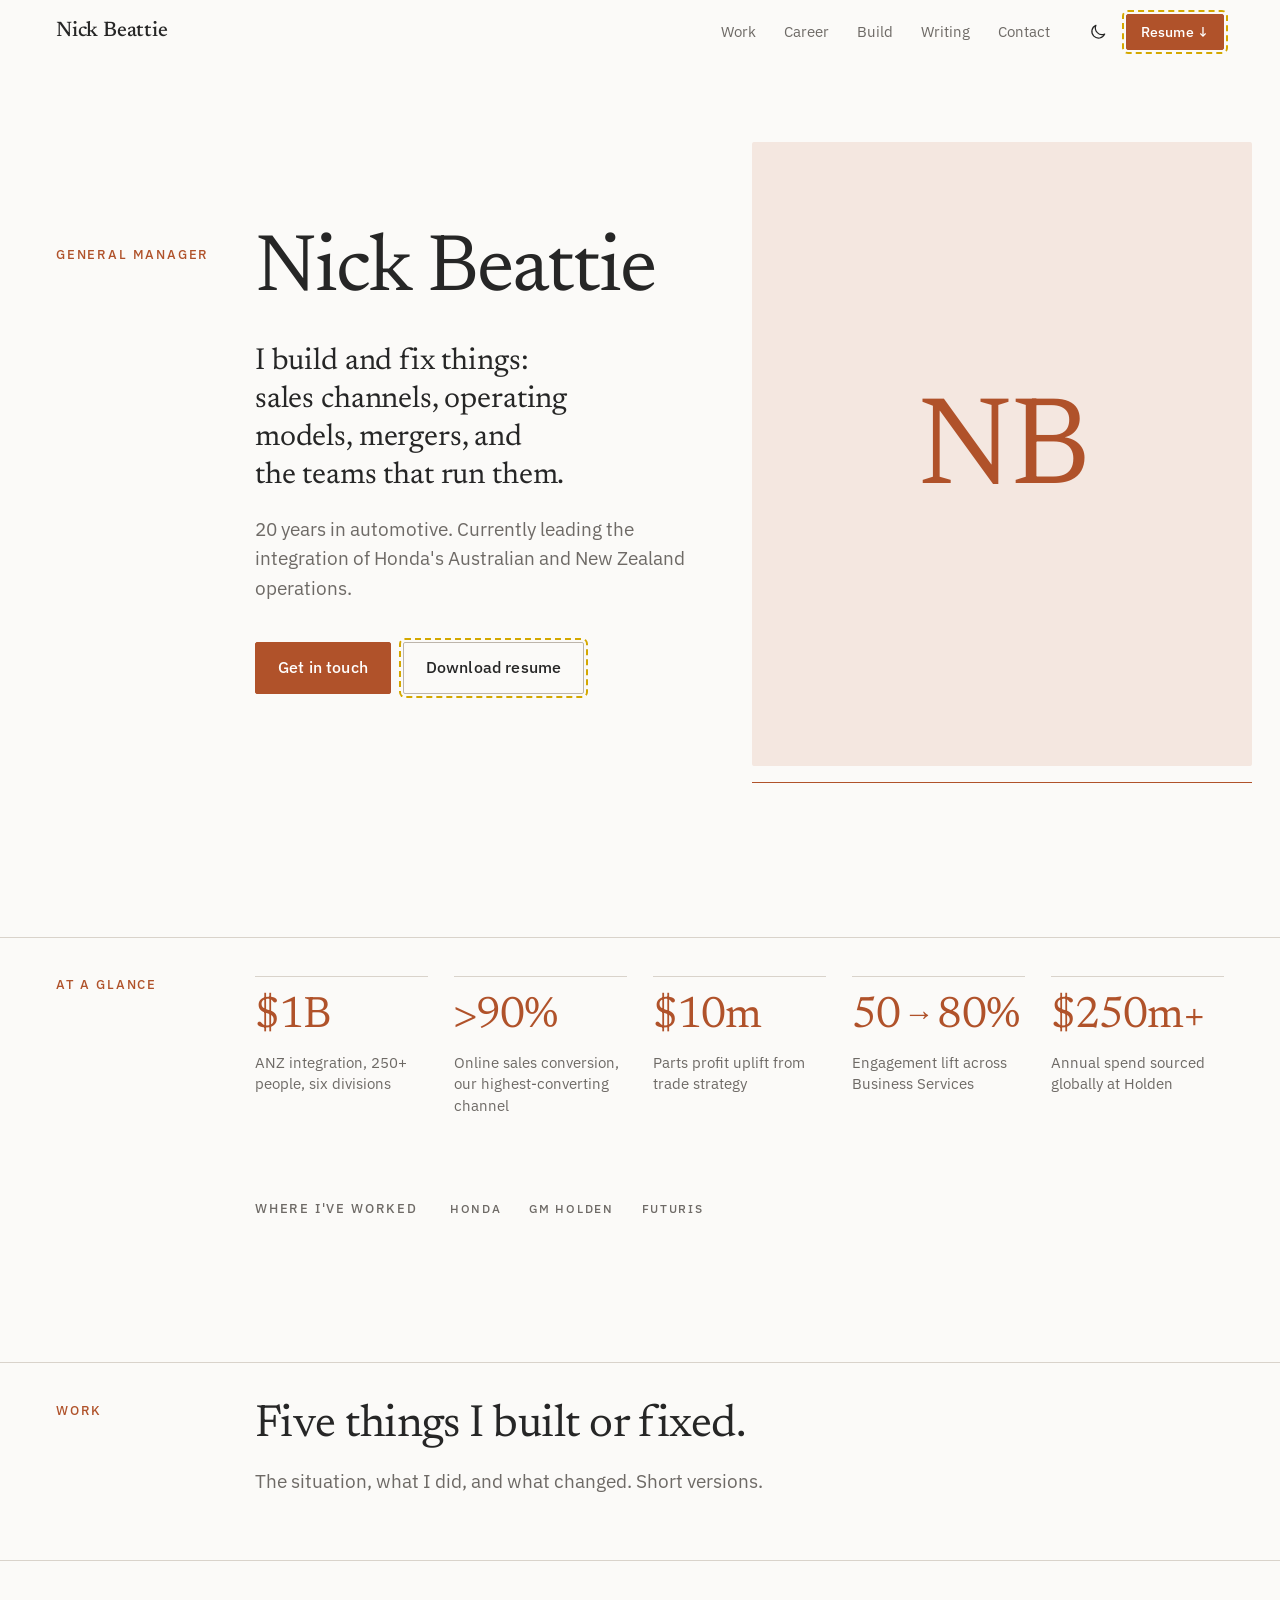
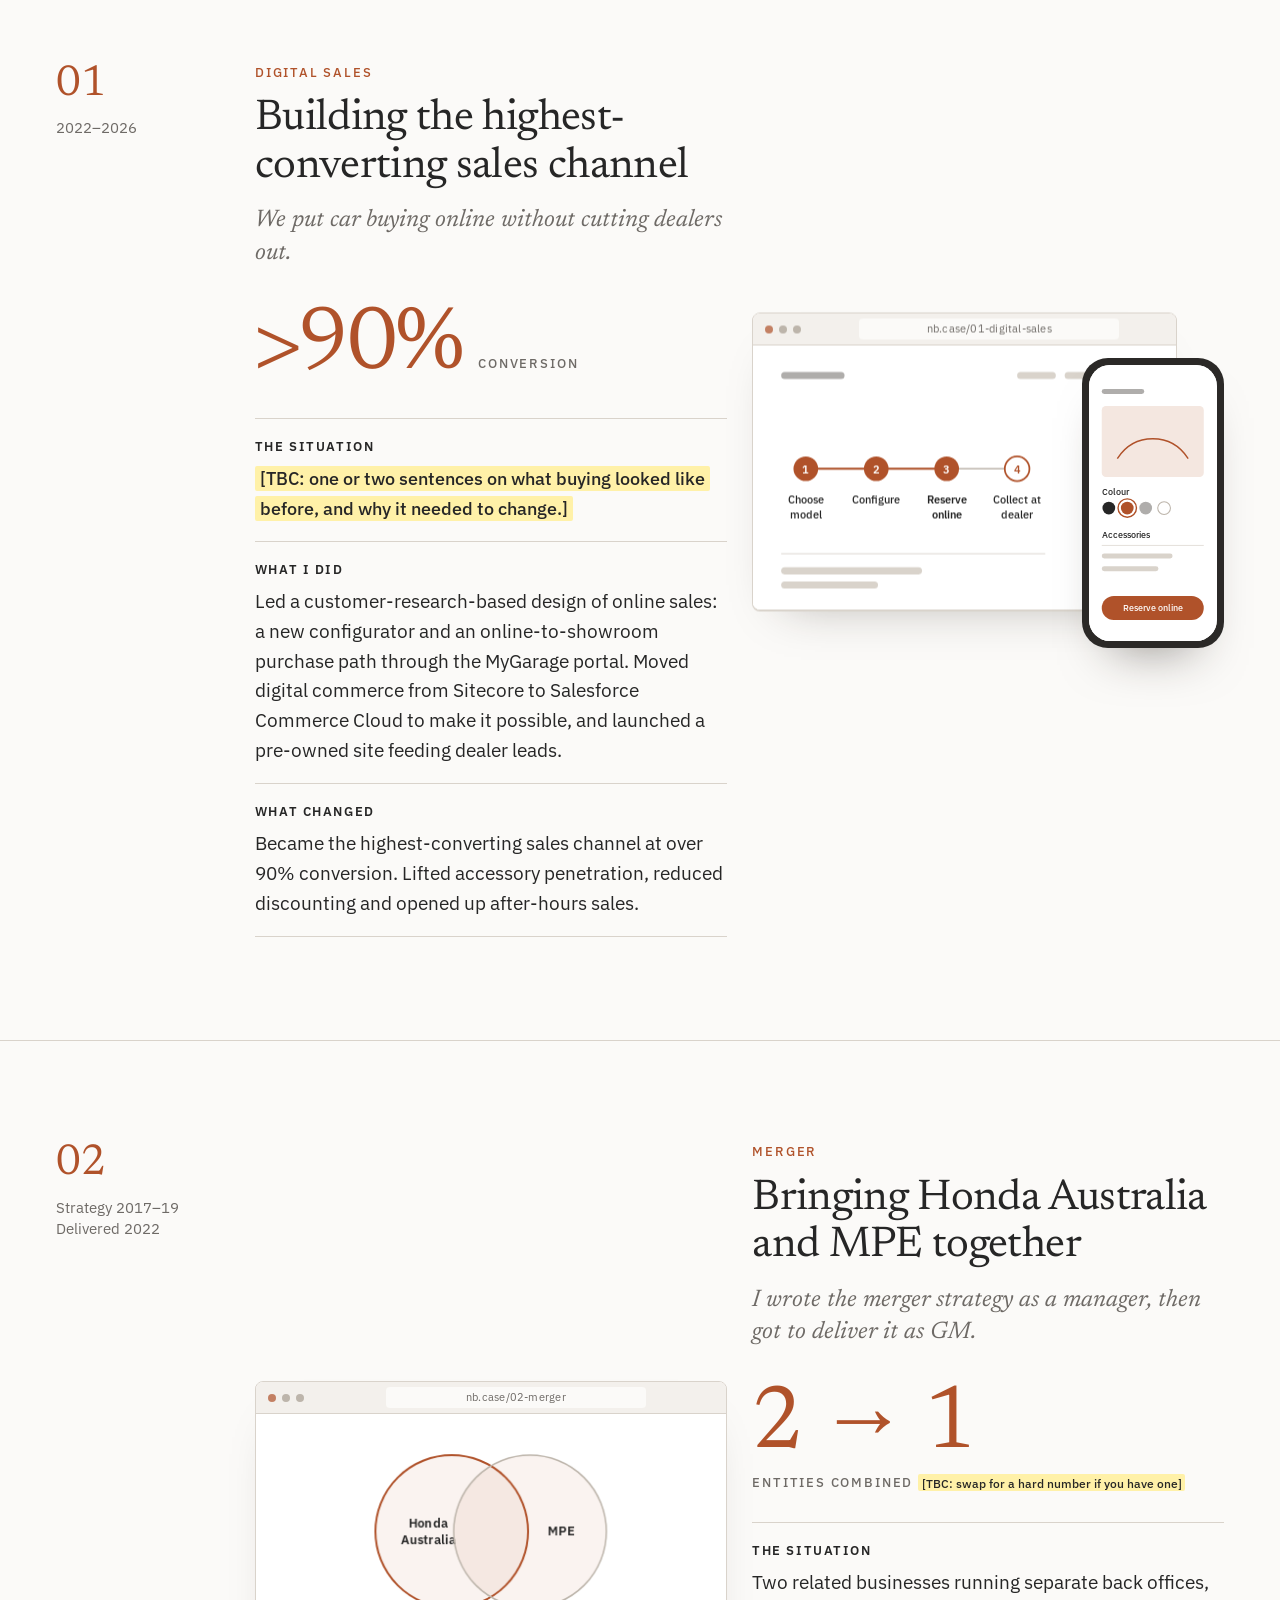
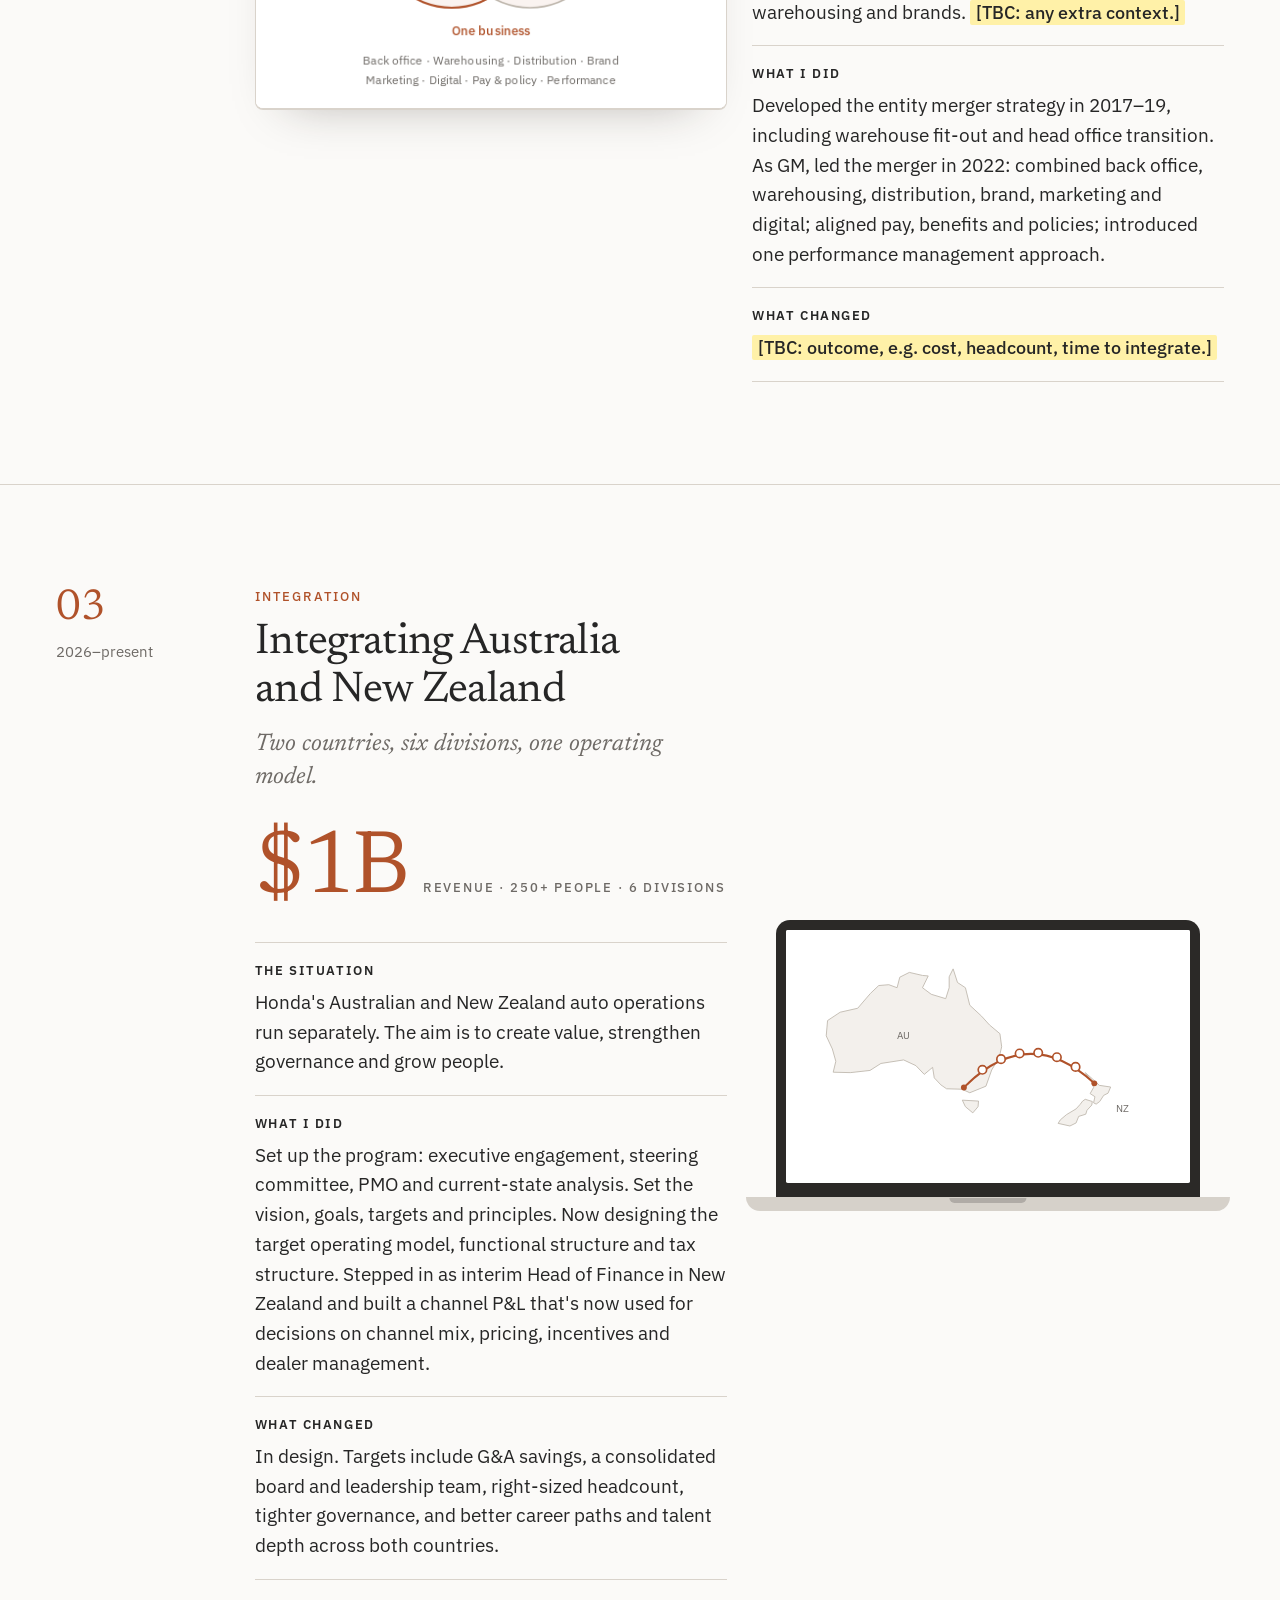
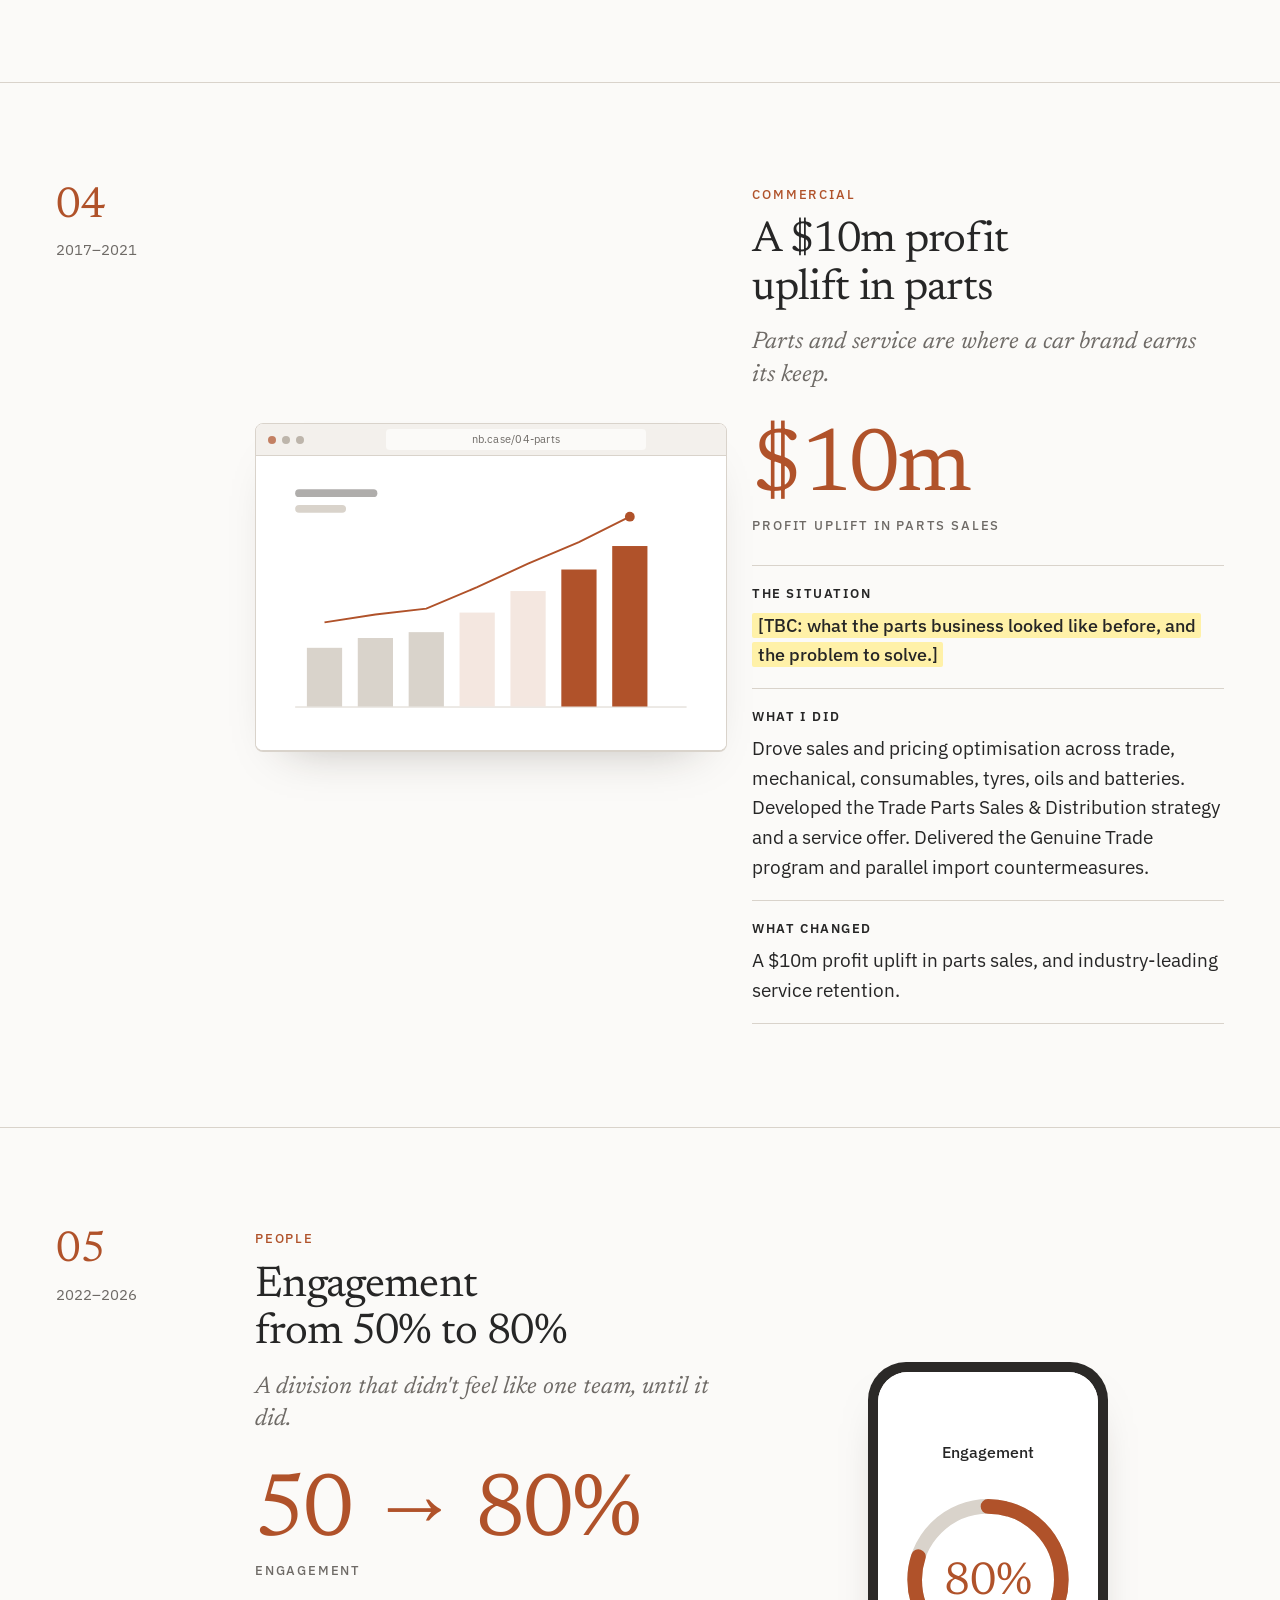
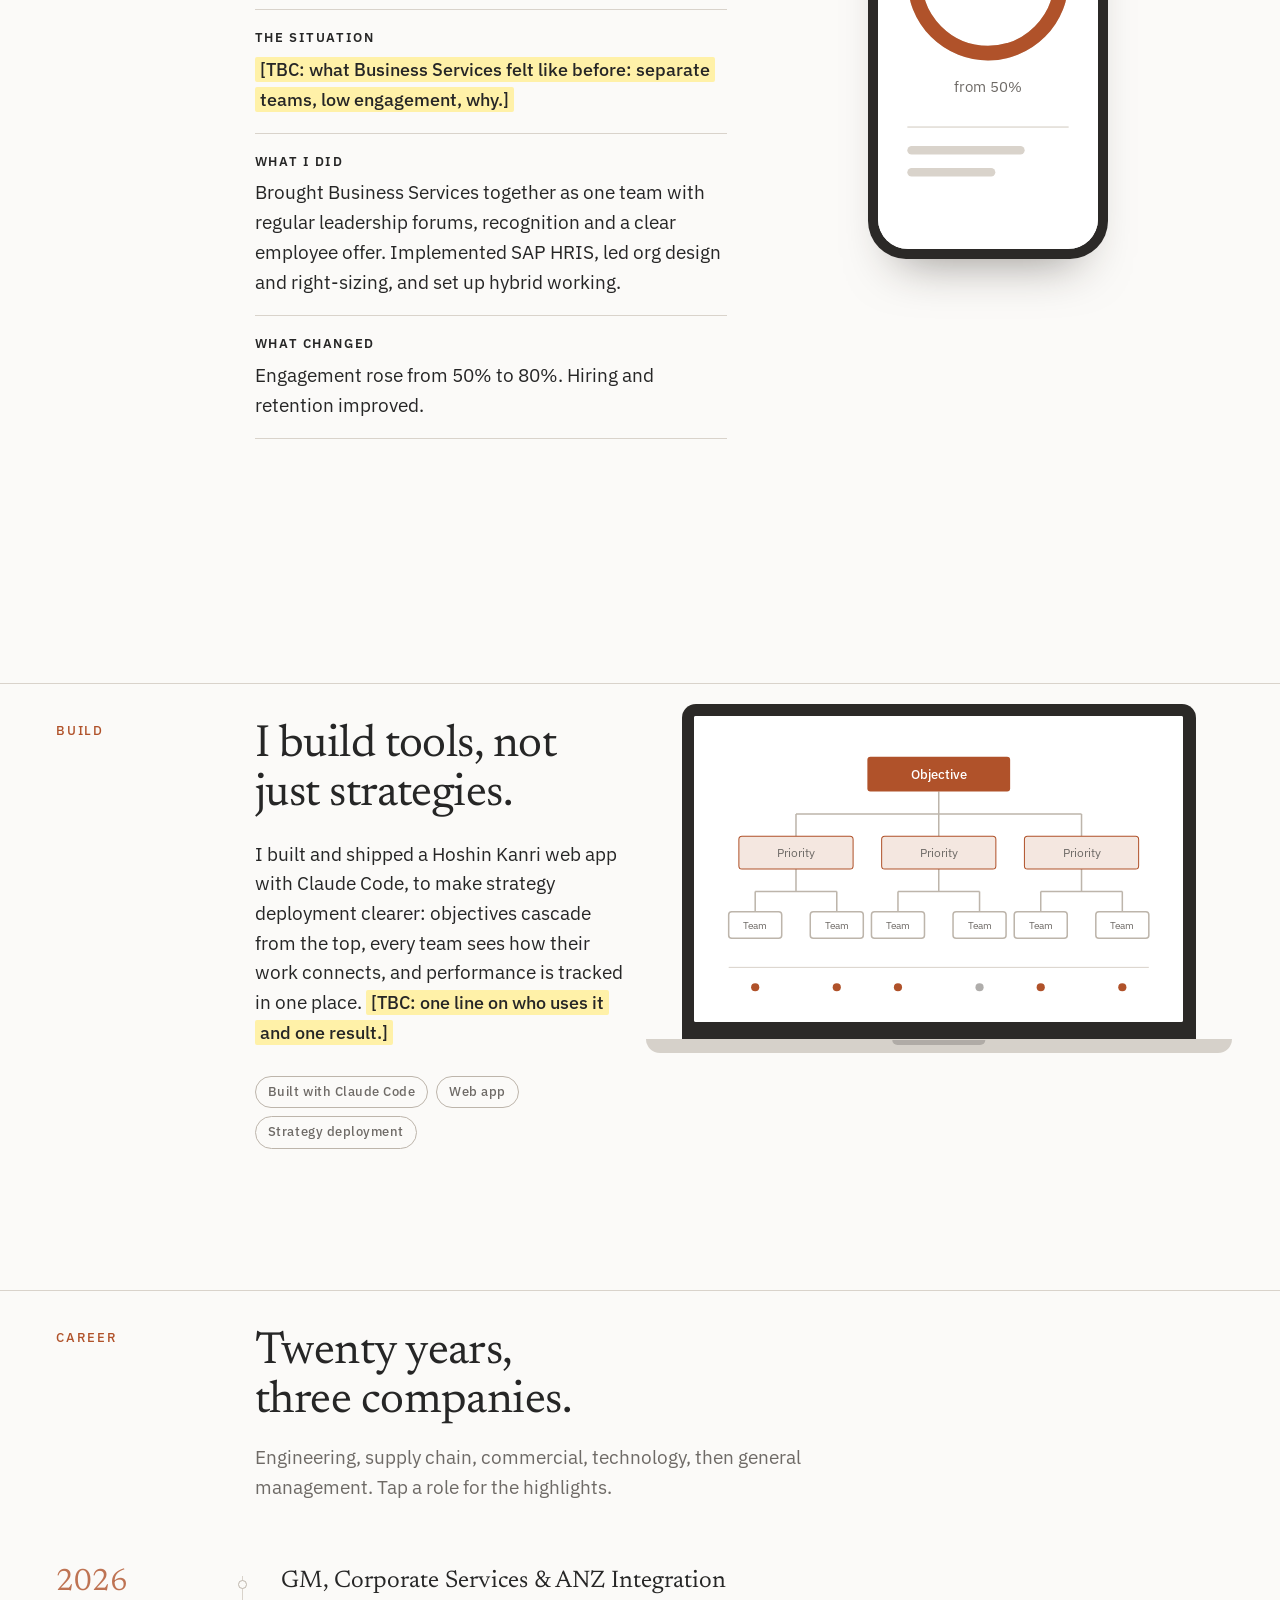
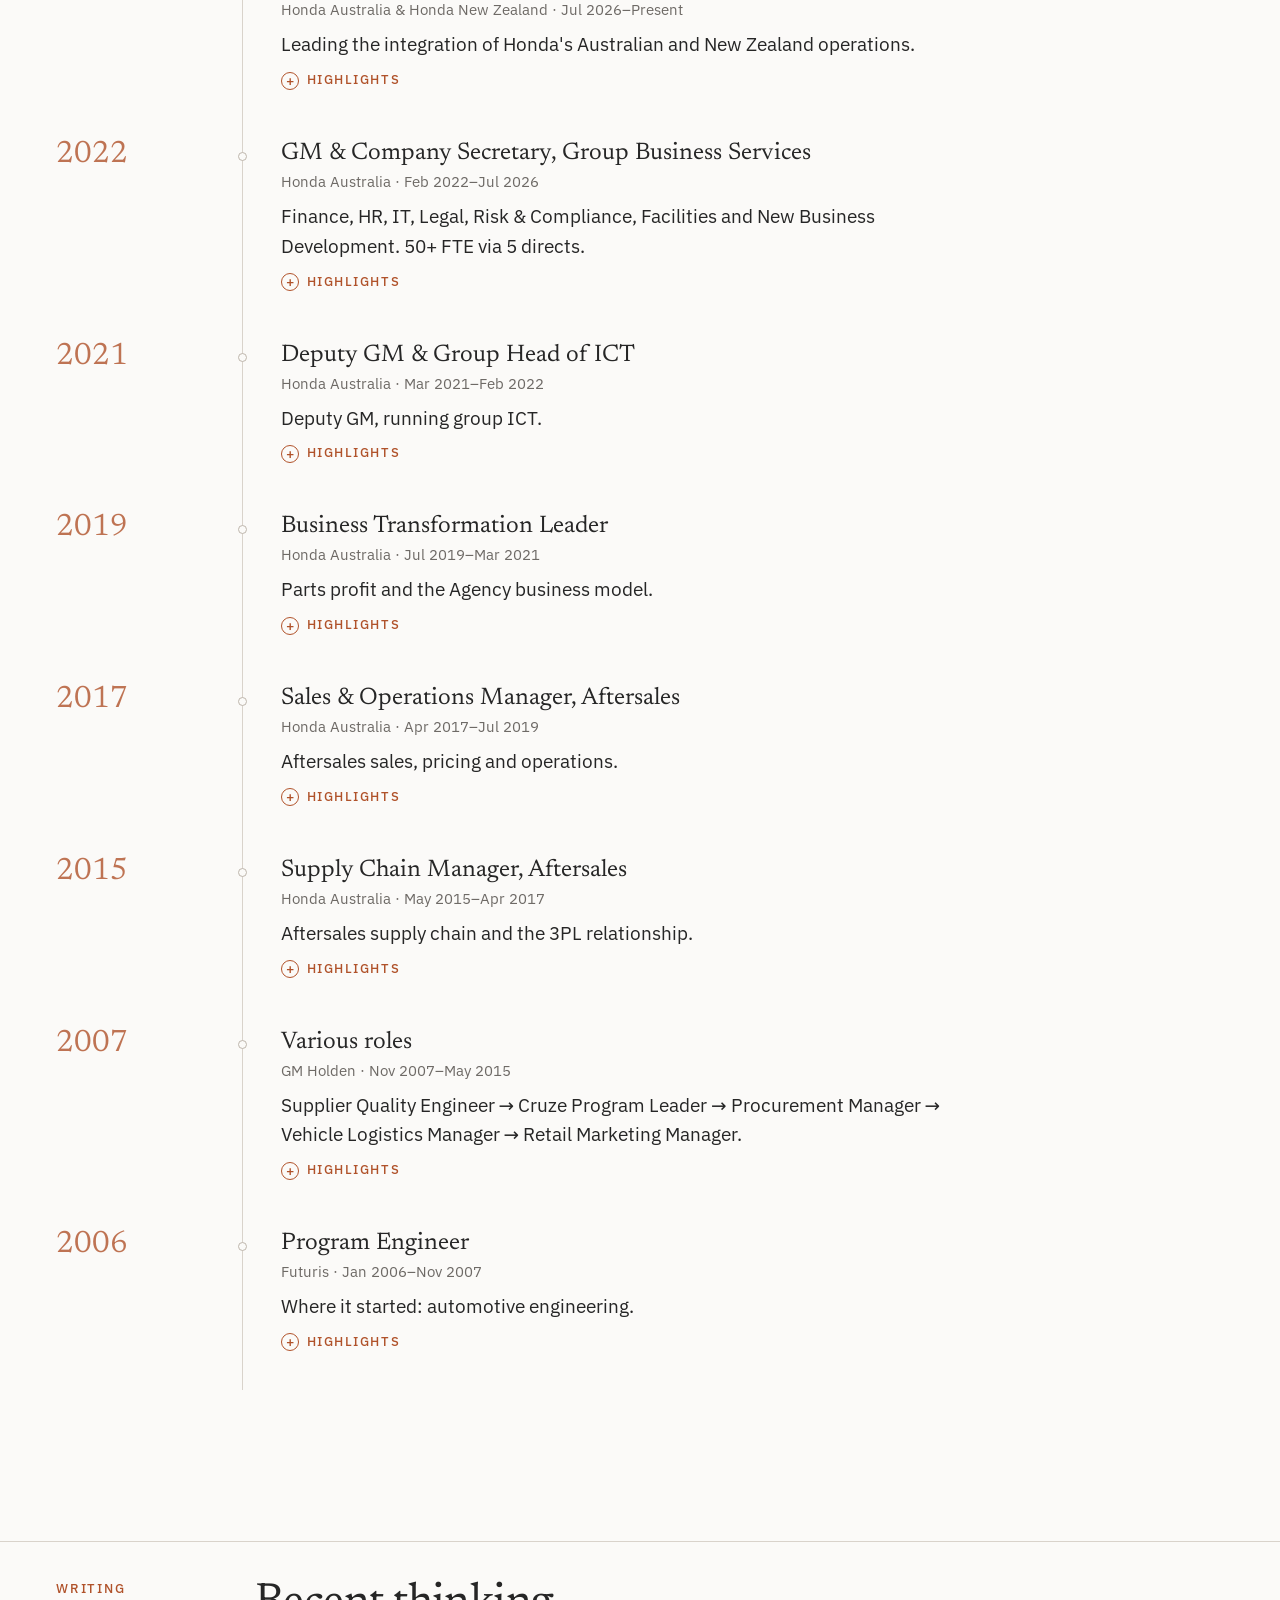
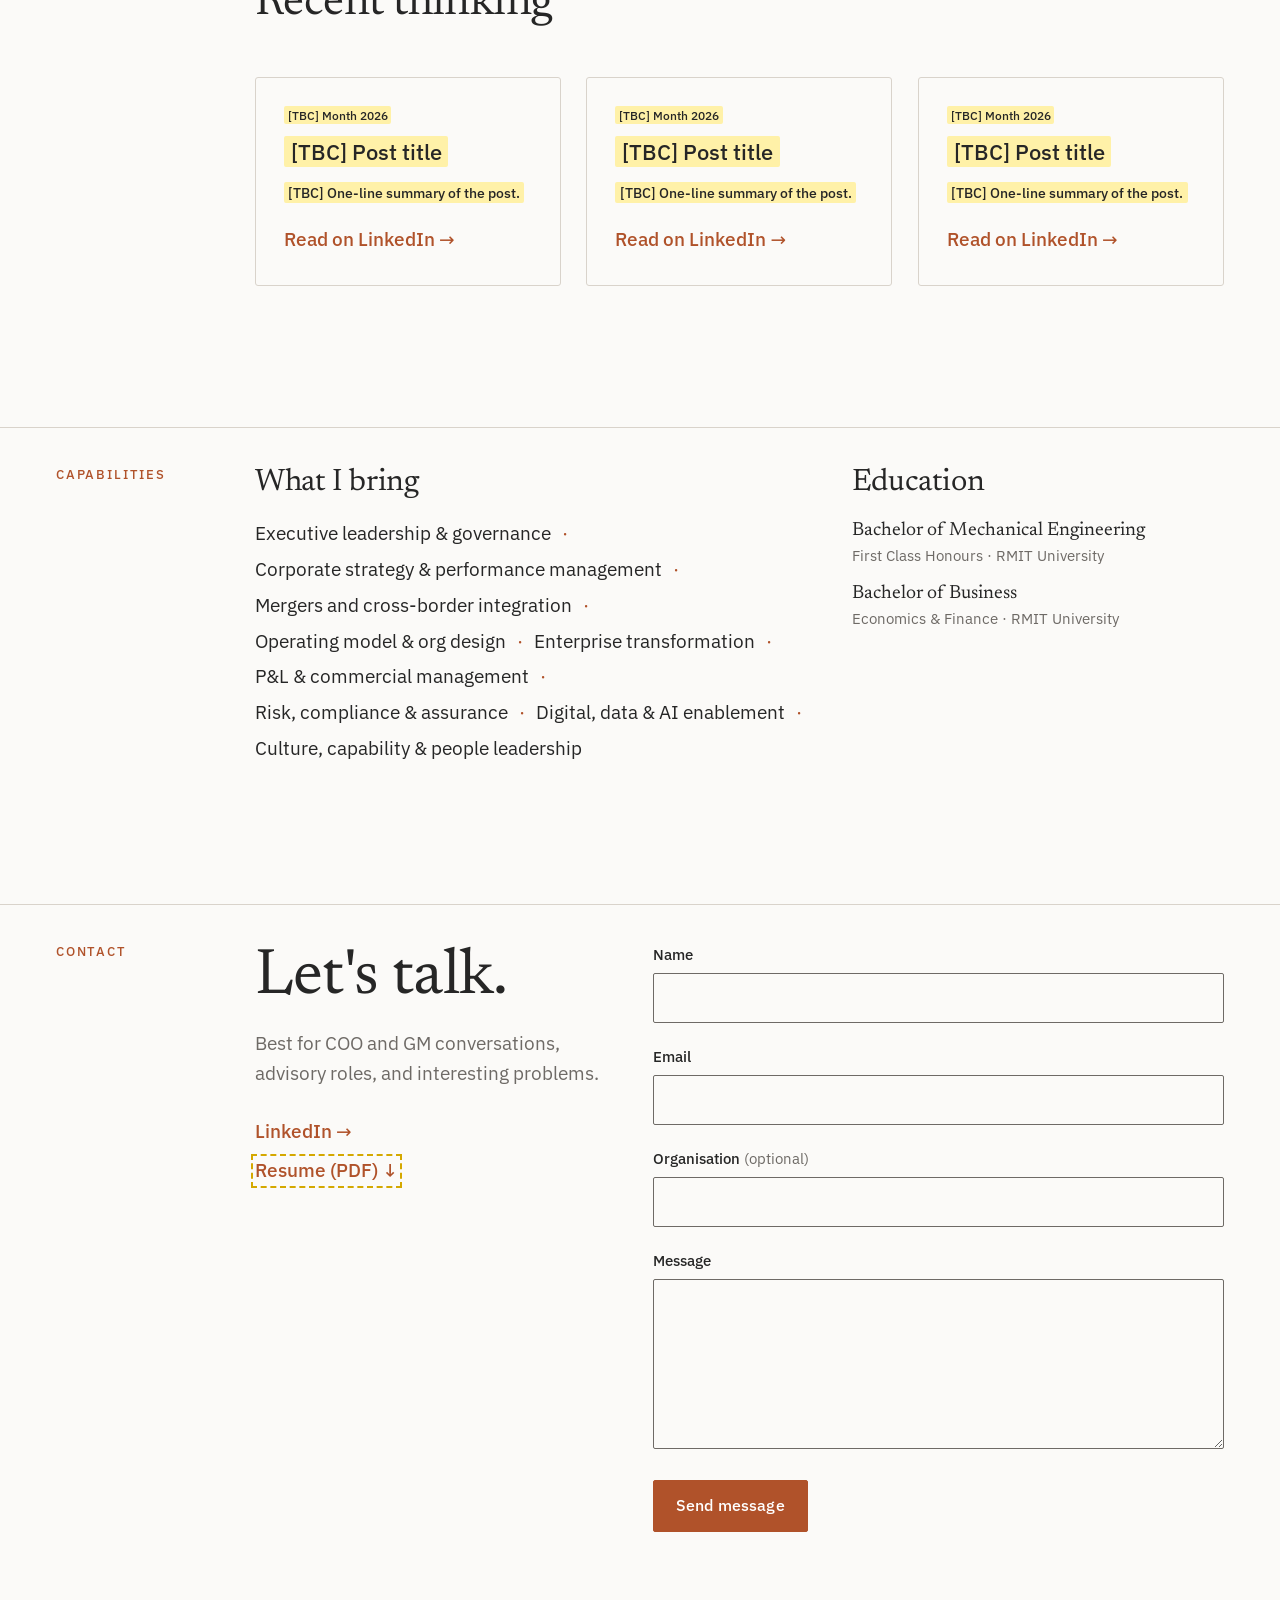
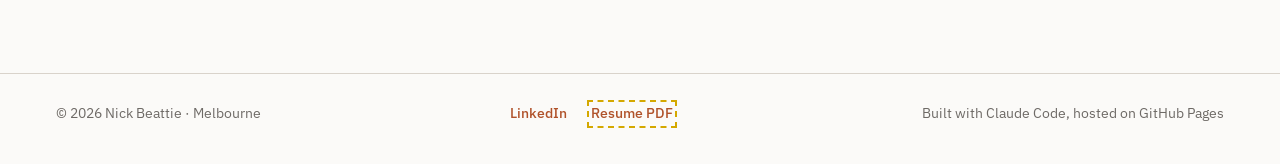
<file: index.html>
<!doctype html>
<html lang="en-AU">
<head>
  <meta charset="utf-8">
  <meta name="viewport" content="width=device-width, initial-scale=1">
  <title>Nick Beattie: General Manager, integration, operations and digital</title>
  <meta name="description" content="Nick Beattie is a General Manager with 20 years in automotive. He builds and fixes sales channels, operating models, mergers and the teams that run them. Currently leading the integration of Honda's Australian and New Zealand operations.">
  <link rel="canonical" href="https://nickbeattie.com/">
  <meta name="color-scheme" content="light dark">
  <meta name="theme-color" content="#FBFAF8" media="(prefers-color-scheme: light)">
  <meta name="theme-color" content="#161514" media="(prefers-color-scheme: dark)">

  <!-- Open Graph / Twitter -->
  <meta property="og:type" content="profile">
  <meta property="og:site_name" content="Nick Beattie">
  <meta property="og:title" content="Nick Beattie: General Manager">
  <meta property="og:description" content="I build and fix things: sales channels, operating models, mergers, and the teams that run them.">
  <meta property="og:url" content="https://nickbeattie.com/">
  <meta property="og:image" content="https://nickbeattie.com/assets/img/og-image.png">
  <meta property="og:image:width" content="1200">
  <meta property="og:image:height" content="630">
  <meta property="og:image:alt" content="Nick Beattie. I build and fix things: sales channels, operating models, mergers, and the teams that run them.">
  <meta property="og:locale" content="en_AU">
  <meta property="profile:first_name" content="Nick">
  <meta property="profile:last_name" content="Beattie">
  <meta name="twitter:card" content="summary_large_image">
  <meta name="twitter:title" content="Nick Beattie: General Manager">
  <meta name="twitter:description" content="I build and fix things: sales channels, operating models, mergers, and the teams that run them.">
  <meta name="twitter:image" content="https://nickbeattie.com/assets/img/og-image.png">

  <link rel="icon" href="assets/img/favicon.svg" type="image/svg+xml">
  <link rel="icon" href="assets/img/favicon.png" type="image/png" sizes="64x64">
  <link rel="apple-touch-icon" href="assets/img/apple-touch-icon.png">

  <link rel="preload" href="assets/fonts/newsreader-latin-wght-normal.woff2" as="font" type="font/woff2" crossorigin>
  <link rel="preload" href="assets/fonts/ibm-plex-sans-latin-400-normal.woff2" as="font" type="font/woff2" crossorigin>
  <link rel="stylesheet" href="styles.css">

  <script>
    /* Runs before first paint: theme, first-load flag, and [TBC] visibility.
       SHOW_TBC: 'auto' shows [TBC] highlights everywhere except nickbeattie.com
       (add ?tbc to the URL to see them there too). Use true or false to force. */
    (function (d, w) {
      var SHOW_TBC = 'auto';
      var r = d.documentElement;
      r.classList.add('js');
      try { var t = localStorage.getItem('theme'); if (t === 'light' || t === 'dark') r.setAttribute('data-theme', t); } catch (e) {}
      try { if (sessionStorage.getItem('nb-seen')) r.classList.add('seen'); } catch (e) {}
      var live = /(^|\.)nickbeattie\.com$/.test(w.location.hostname) && !/[?&]tbc\b/.test(w.location.search);
      if (SHOW_TBC === false || (SHOW_TBC === 'auto' && live)) r.classList.add('tbc-off');
    })(document, window);
  </script>

  <!-- Analytics placeholder (off in v1: no tracking, no cookies).
       To add a privacy-friendly counter later, uncomment ONE of these:
  <script defer data-domain="nickbeattie.com" src="https://plausible.io/js/script.js"></script>
  <script data-goatcounter="https://YOURCODE.goatcounter.com/count" async src="https://gc.zgo.at/count.js"></script>
  -->

  <script type="application/ld+json">
  {
    "@context": "https://schema.org",
    "@type": "Person",
    "name": "Nick Beattie",
    "givenName": "Nicholas",
    "familyName": "Beattie",
    "jobTitle": "General Manager, Corporate Services & ANZ Integration",
    "worksFor": { "@type": "Organization", "name": "Honda Australia" },
    "url": "https://nickbeattie.com/",
    "image": "https://nickbeattie.com/assets/img/og-image.png",
    "homeLocation": { "@type": "Place", "name": "Melbourne, Australia" },
    "sameAs": ["https://www.linkedin.com/in/nicholas-beattie-981b15412/"],
    "alumniOf": { "@type": "CollegeOrUniversity", "name": "RMIT University", "url": "https://www.rmit.edu.au/" }
  }
  </script>
  <script src="main.js" defer></script>
</head>
<body>
  <a class="skip-link" href="#main">Skip to content</a>

  <!-- ============================== NAV ============================== -->
  <header class="site-header" data-header>
    <nav class="nav wrap" aria-label="Primary">
      <a class="wordmark" href="#top">Nick Beattie</a>
      <ul class="nav__links" id="nav-links" data-nav-links>
        <li><a href="#work">Work</a></li>
        <li><a href="#career">Career</a></li>
        <li><a href="#build">Build</a></li>
        <li><a href="#writing" data-writing-link>Writing</a></li>
        <li><a href="#contact">Contact</a></li>
        <li class="nav__links-resume"><a href="assets/Nick-Beattie-Resume.pdf" download data-resume>Resume ↓</a></li>
      </ul>
      <div class="nav__tools">
        <button class="theme-toggle" type="button" data-theme-toggle aria-label="Switch colour theme">
          <svg class="icon icon--moon" viewBox="0 0 24 24" aria-hidden="true" focusable="false"><path d="M20 14.5A8 8 0 0 1 9.5 4a8 8 0 1 0 10.5 10.5Z"/></svg>
          <svg class="icon icon--sun" viewBox="0 0 24 24" aria-hidden="true" focusable="false"><circle cx="12" cy="12" r="4"/><path d="M12 2v2.5M12 19.5V22M2 12h2.5M19.5 12H22M4.9 4.9l1.8 1.8M17.3 17.3l1.8 1.8M4.9 19.1l1.8-1.8M17.3 6.7l1.8-1.8"/></svg>
        </button>
        <a class="btn btn--small nav__resume" href="assets/Nick-Beattie-Resume.pdf" download data-resume>Resume ↓</a>
        <button class="nav__menu" type="button" aria-expanded="false" aria-controls="nav-links" data-menu>Menu</button>
      </div>
    </nav>
  </header>

  <main id="main" tabindex="-1">

    <!-- ============================== HERO ============================== -->
    <section class="hero wrap grid" id="top" aria-labelledby="hero-title">
      <figure class="hero__portrait" data-portrait>
        <div class="portrait">
          <div class="portrait__placeholder" aria-hidden="true"><span>NB</span></div>
        </div>
      </figure>
      <div class="hero__text">
        <p class="label hero__label" data-seq style="--seq:0">General Manager</p>
        <h1 class="hero__name" id="hero-title" data-seq style="--seq:0">Nick Beattie</h1>
        <p class="hero__lede" data-seq style="--seq:1">I build and fix things: sales channels, operating models, mergers, and the teams that run them.</p>
        <p class="hero__sub" data-seq style="--seq:2">20 years in automotive. Currently leading the integration of Honda's Australian and New Zealand operations.</p>
        <p class="hero__actions" data-seq style="--seq:3">
          <a class="btn" href="#contact">Get in touch</a>
          <a class="btn btn--ghost" href="assets/Nick-Beattie-Resume.pdf" download data-resume>Download resume</a>
        </p>
      </div>
    </section>

    <!-- ============================== AT A GLANCE ============================== -->
    <section class="section glance" id="glance" aria-labelledby="glance-title">
      <div class="wrap grid">
        <div class="gutter"><h2 class="label" id="glance-title">At a glance</h2></div>
        <div class="body">
          <ul class="metrics" role="list">
            <li class="metric" data-reveal style="--i:0">
              <p class="metric__num"><span data-count data-prefix="$" data-to="1" data-suffix="B">$1B</span></p>
              <p class="metric__cap">ANZ integration, 250+ people, six divisions</p>
            </li>
            <li class="metric" data-reveal style="--i:1">
              <p class="metric__num"><span data-count data-prefix="&gt;" data-to="90" data-suffix="%">&gt;90%</span></p>
              <p class="metric__cap">Online sales conversion, our highest-converting channel</p>
            </li>
            <li class="metric" data-reveal style="--i:2">
              <p class="metric__num"><span data-count data-prefix="$" data-to="10" data-suffix="m">$10m</span></p>
              <p class="metric__cap">Parts profit uplift from trade strategy</p>
            </li>
            <li class="metric" data-reveal style="--i:3">
              <p class="metric__num"><span>50</span><span class="metric__arrow" aria-hidden="true">→</span><span class="visually-hidden">to</span><span data-count data-from="50" data-to="80" data-suffix="%">80%</span></p>
              <p class="metric__cap">Engagement lift across Business Services</p>
            </li>
            <li class="metric" data-reveal style="--i:4">
              <p class="metric__num"><span data-count data-prefix="$" data-to="250" data-suffix="m+">$250m+</span></p>
              <p class="metric__cap">Annual spend sourced globally at Holden</p>
            </li>
          </ul>

          <div class="worked" data-reveal>
            <p class="label label--soft">Where I've worked</p>
            <!-- Wordmarks. Logo files and the text/logo switch live in main.js (CONFIG.LOGOS). -->
            <ul class="logos" role="list" data-logos>
              <li class="logo"><span class="logo__text">Honda</span></li>
              <li class="logo"><span class="logo__text">GM Holden</span></li>
              <li class="logo"><span class="logo__text">Futuris</span></li>
            </ul>
          </div>
        </div>
      </div>
    </section>

    <!-- ============================== CASE STUDIES ==============================
         Each <article class="chapter"> is one case study. Edit the text in place.
         Add class "chapter--flip" to put the visual on the left (desktop).
         Anything still to confirm is wrapped in class="tbc".
    -->
    <section class="section work" id="work" aria-labelledby="work-title">
      <div class="wrap grid section-head">
        <div class="gutter"><p class="label">Work</p></div>
        <div class="body">
          <h2 class="section-title" id="work-title" data-reveal>Five things I built or fixed.</h2>
          <p class="section-intro" data-reveal>The situation, what I did, and what changed. Short versions.</p>
        </div>
      </div>

      <!-- 01 DIGITAL SALES -->
      <article class="chapter wrap grid" id="case-digital-sales" aria-labelledby="c1-title">
        <div class="gutter chapter__gutter" data-reveal>
          <p class="chapter__num" aria-hidden="true">01</p>
          <p class="chapter__years">2022–2026</p>
        </div>
        <div class="chapter__text">
          <p class="label" data-reveal>Digital sales</p>
          <h3 class="chapter__title" id="c1-title" data-reveal>Building the highest-converting sales channel</h3>
          <p class="standfirst" data-reveal>We put car buying online without cutting dealers out.</p>
          <p class="hero-num" data-reveal><span class="hero-num__value" data-count data-prefix="&gt;" data-to="90" data-suffix="%">&gt;90%</span> <span class="hero-num__cap">conversion</span></p>
          <dl class="beats">
            <div class="beat beat--tbc" data-reveal>
              <dt>The situation</dt>
              <dd><span class="tbc">[TBC: one or two sentences on what buying looked like before, and why it needed to change.]</span></dd>
            </div>
            <div class="beat" data-reveal>
              <dt>What I did</dt>
              <dd>Led a customer-research-based design of online sales: a new configurator and an online-to-showroom purchase path through the MyGarage portal. Moved digital commerce from Sitecore to Salesforce Commerce Cloud to make it possible, and launched a pre-owned site feeding dealer leads.</dd>
            </div>
            <div class="beat" data-reveal>
              <dt>What changed</dt>
              <dd>Became the highest-converting sales channel at over 90% conversion. Lifted accessory penetration, reduced discounting and opened up after-hours sales.</dd>
            </div>
          </dl>
        </div>
        <figure class="chapter__visual visual visual--duo" data-reveal>
          <div class="visual__layer visual__layer--back" data-parallax="0.35">
            <div class="tilt">
              <div class="frame frame--browser">
                <div class="frame__bar" aria-hidden="true"><span class="frame__dots"><i></i><i></i><i></i></span><span class="frame__url">nb.case/01-digital-sales</span></div>
                <div class="frame__screen" data-shot="digital-sales-browser">
                  <svg class="diagram" viewBox="0 0 480 300" role="img" aria-labelledby="d1-t">
                    <title id="d1-t">Diagram: choose model, configure, reserve online, collect at dealer</title>
                    <rect class="d-bg" width="480" height="300"/>
                    <rect class="d-soft-fill" x="32" y="30" width="72" height="8" rx="4"/>
                    <rect class="d-rule-fill" x="300" y="30" width="44" height="8" rx="4"/>
                    <rect class="d-rule-fill" x="354" y="30" width="44" height="8" rx="4"/>
                    <rect class="d-copper" x="408" y="26" width="40" height="16" rx="8"/>
                    <path class="d-stroke d-draw" d="M60 140 H300" pathLength="1"/>
                    <path class="d-stroke-copper d-draw" d="M60 140 H220" pathLength="1"/>
                    <g class="d-step" style="--d:0"><circle class="d-copper" cx="60" cy="140" r="14"/><text class="d-num d-on-copper" x="60" y="145" text-anchor="middle">1</text><text class="d-label" x="60" y="180" text-anchor="middle"><tspan x="60">Choose</tspan><tspan x="60" dy="16">model</tspan></text></g>
                    <g class="d-step" style="--d:1"><circle class="d-copper" cx="140" cy="140" r="14"/><text class="d-num d-on-copper" x="140" y="145" text-anchor="middle">2</text><text class="d-label" x="140" y="180" text-anchor="middle">Configure</text></g>
                    <g class="d-step" style="--d:2"><circle class="d-copper" cx="220" cy="140" r="14"/><text class="d-num d-on-copper" x="220" y="145" text-anchor="middle">3</text><text class="d-label d-label--strong" x="220" y="180" text-anchor="middle"><tspan x="220">Reserve</tspan><tspan x="220" dy="16">online</tspan></text></g>
                    <g class="d-step" style="--d:3"><circle class="d-bg d-stroke-copper" cx="300" cy="140" r="14"/><text class="d-num d-copper" x="300" y="145" text-anchor="middle">4</text><text class="d-label" x="300" y="180" text-anchor="middle"><tspan x="300">Collect at</tspan><tspan x="300" dy="16">dealer</tspan></text></g>
                    <rect class="d-rule-fill" x="32" y="236" width="300" height="1"/>
                    <rect class="d-rule-fill" x="32" y="252" width="160" height="8" rx="4"/>
                    <rect class="d-rule-fill" x="32" y="268" width="110" height="8" rx="4"/>
                  </svg>
                </div>
              </div>
            </div>
          </div>
          <div class="visual__layer visual__layer--front" data-parallax="1">
            <div class="tilt">
              <div class="frame frame--phone">
                <div class="frame__screen" data-shot="digital-sales-phone">
                  <svg class="diagram" viewBox="0 0 180 390" aria-hidden="true">
                    <rect class="d-bg" width="180" height="390"/>
                    <rect class="d-soft-fill" x="18" y="34" width="60" height="7" rx="3.5"/>
                    <rect class="d-tint" x="18" y="58" width="144" height="100" rx="6"/>
                    <path class="d-stroke-copper" d="M40 132 Q58 104 90 104 Q122 104 140 132" fill="none"/>
                    <text class="d-label" x="18" y="184">Colour</text>
                    <circle class="d-ink" cx="28" cy="202" r="9"/>
                    <circle class="d-copper" cx="54" cy="202" r="9"/>
                    <circle class="d-soft-fill" cx="80" cy="202" r="9"/>
                    <circle class="d-bg d-stroke" cx="106" cy="202" r="9"/>
                    <circle class="d-stroke-copper" cx="54" cy="202" r="13" fill="none"/>
                    <text class="d-label" x="18" y="244">Accessories</text>
                    <rect class="d-rule-fill" x="18" y="254" width="144" height="1"/>
                    <rect class="d-rule-fill" x="18" y="266" width="100" height="7" rx="3.5"/>
                    <rect class="d-rule-fill" x="18" y="284" width="80" height="7" rx="3.5"/>
                    <rect class="d-copper" x="18" y="326" width="144" height="34" rx="17"/>
                    <text class="d-label d-on-copper" x="90" y="347" text-anchor="middle">Reserve online</text>
                  </svg>
                </div>
              </div>
            </div>
          </div>
        </figure>
      </article>

      <!-- 02 MERGER -->
      <article class="chapter chapter--flip wrap grid" id="case-merger" aria-labelledby="c2-title">
        <div class="gutter chapter__gutter" data-reveal>
          <p class="chapter__num" aria-hidden="true">02</p>
          <p class="chapter__years">Strategy 2017–19<br>Delivered 2022</p>
        </div>
        <div class="chapter__text">
          <p class="label" data-reveal>Merger</p>
          <h3 class="chapter__title" id="c2-title" data-reveal>Bringing Honda Australia and MPE together</h3>
          <p class="standfirst" data-reveal>I wrote the merger strategy as a manager, then got to deliver it as GM.</p>
          <p class="hero-num" data-reveal><span class="hero-num__value">2 → 1</span> <span class="hero-num__cap">entities combined <span class="tbc">[TBC: swap for a hard number if you have one]</span></span></p>
          <dl class="beats">
            <div class="beat" data-reveal>
              <dt>The situation</dt>
              <dd>Two related businesses running separate back offices, warehousing and brands. <span class="tbc">[TBC: any extra context.]</span></dd>
            </div>
            <div class="beat" data-reveal>
              <dt>What I did</dt>
              <dd>Developed the entity merger strategy in 2017–19, including warehouse fit-out and head office transition. As GM, led the merger in 2022: combined back office, warehousing, distribution, brand, marketing and digital; aligned pay, benefits and policies; introduced one performance management approach.</dd>
            </div>
            <div class="beat beat--tbc" data-reveal>
              <dt>What changed</dt>
              <dd><span class="tbc">[TBC: outcome, e.g. cost, headcount, time to integrate.]</span></dd>
            </div>
          </dl>
        </div>
        <figure class="chapter__visual visual" data-reveal>
          <div class="visual__layer" data-parallax="0.6">
            <div class="tilt">
              <div class="frame frame--browser">
                <div class="frame__bar" aria-hidden="true"><span class="frame__dots"><i></i><i></i><i></i></span><span class="frame__url">nb.case/02-merger</span></div>
                <div class="frame__screen" data-shot="merger">
                  <svg class="diagram diagram--merge" viewBox="0 0 480 300" role="img" aria-labelledby="d2-t">
                    <title id="d2-t">Diagram: Honda Australia and MPE combining into one business across back office, warehousing, distribution, brand, marketing, digital, pay and policy, and performance</title>
                    <rect class="d-bg" width="480" height="300"/>
                    <g class="m-left"><circle class="d-tint-soft d-stroke-copper" cx="200" cy="120" r="78"/><text class="d-label d-label--strong" x="176" y="116" text-anchor="middle"><tspan x="176">Honda</tspan><tspan x="176" dy="17">Australia</tspan></text></g>
                    <g class="m-right"><circle class="d-tint-soft d-stroke" cx="280" cy="120" r="78"/><text class="d-label d-label--strong" x="312" y="124" text-anchor="middle">MPE</text></g>
                    <text class="d-label d-copper m-one" x="240" y="226" text-anchor="middle">One business</text>
                    <g class="d-chips">
                      <text class="d-small" x="240" y="256" text-anchor="middle">Back office · Warehousing · Distribution · Brand</text>
                      <text class="d-small" x="240" y="276" text-anchor="middle">Marketing · Digital · Pay &amp; policy · Performance</text>
                    </g>
                  </svg>
                </div>
              </div>
            </div>
          </div>
        </figure>
      </article>

      <!-- 03 ANZ INTEGRATION -->
      <article class="chapter wrap grid" id="case-integration" aria-labelledby="c3-title">
        <div class="gutter chapter__gutter" data-reveal>
          <p class="chapter__num" aria-hidden="true">03</p>
          <p class="chapter__years">2026–present</p>
        </div>
        <div class="chapter__text">
          <p class="label" data-reveal>Integration</p>
          <h3 class="chapter__title" id="c3-title" data-reveal>Integrating Australia and New Zealand</h3>
          <p class="standfirst" data-reveal>Two countries, six divisions, one operating model.</p>
          <p class="hero-num" data-reveal><span class="hero-num__value" data-count data-prefix="$" data-to="1" data-suffix="B">$1B</span> <span class="hero-num__cap">revenue · 250+ people · 6 divisions</span></p>
          <dl class="beats">
            <div class="beat" data-reveal>
              <dt>The situation</dt>
              <dd>Honda's Australian and New Zealand auto operations run separately. The aim is to create value, strengthen governance and grow people.</dd>
            </div>
            <div class="beat" data-reveal>
              <dt>What I did</dt>
              <dd>Set up the program: executive engagement, steering committee, PMO and current-state analysis. Set the vision, goals, targets and principles. Now designing the target operating model, functional structure and tax structure. Stepped in as interim Head of Finance in New Zealand and built a channel P&amp;L that's now used for decisions on channel mix, pricing, incentives and dealer management.</dd>
            </div>
            <div class="beat" data-reveal>
              <dt>What changed</dt>
              <dd>In design. Targets include G&amp;A savings, a consolidated board and leadership team, right-sized headcount, tighter governance, and better career paths and talent depth across both countries.</dd>
            </div>
          </dl>
        </div>
        <figure class="chapter__visual visual" data-reveal>
          <div class="visual__layer" data-parallax="0.6">
            <div class="tilt">
              <div class="frame frame--laptop">
                <div class="frame__lid">
                  <div class="frame__screen" data-shot="integration">
                    <svg class="diagram diagram--anz" viewBox="0 0 480 300" role="img" aria-labelledby="d3-t">
                      <title id="d3-t">Diagram: Australia and New Zealand joined by one line, with six division nodes</title>
                      <rect class="d-bg" width="480" height="300"/>
                      <g transform="translate(40 40)">
                        <path class="d-land" d="M158.6 6.2 L163.8 22.4 L173.2 28.6 L178.4 49.4 L192.4 62.4 L201.8 72.8 L214.2 83.2 L216.3 98.8 L213.2 111.8 L204.4 126.4 L197.6 145.6 L178.4 153.4 L169.0 149.2 L150.8 148.7 L144.0 144.0 L136.2 135.7 L134.2 123.2 L124.3 131.6 L114.4 121.2 L99.8 114.4 L72.8 118.6 L59.8 126.9 L36.4 129.5 L16.1 129.0 L19.2 116.0 L15.1 101.4 L7.8 85.8 L9.4 67.6 L24.4 57.7 L45.2 53.0 L53.6 43.2 L60.3 35.4 L70.2 26.0 L82.2 25.0 L92.0 28.6 L95.2 16.1 L106.6 10.4 L122.2 14.0 L129.0 14.6 L122.2 28.6 L132.6 36.4 L149.8 41.6 L153.9 28.6 L153.9 15.6 Z M169.5 162.2 L188.8 163.3 L188.2 170.0 L182.0 177.3 L173.2 170.0 Z"/>
                        <path class="d-land" d="M315.6 129.5 L324.0 136.8 L332.3 144.6 L345.8 146.6 L342.7 153.9 L337.5 156.5 L332.8 163.8 L328.6 166.9 L325.5 165.4 L327.1 158.1 L321.4 154.4 L325.5 147.2 L323.4 139.9 Z M315.6 161.2 L324.0 163.8 L323.4 168.0 L317.7 174.2 L316.2 178.9 L307.8 181.5 L304.7 189.3 L297.4 192.9 L283.4 189.8 L286.0 185.6 L293.3 179.4 L304.7 172.6 L309.4 167.4 L312.5 163.3 Z"/>
                        <path class="d-link d-draw" d="M171.4 147.2 Q248 70 326.4 142.2" pathLength="1"/>
                        <g class="d-nodes">
                          <circle style="--d:0" cx="193.4" cy="126.1" r="5"/>
                          <circle style="--d:1" cx="215.5" cy="113.5" r="5"/>
                          <circle style="--d:2" cx="237.6" cy="106.7" r="5"/>
                          <circle style="--d:3" cx="259.7" cy="105.9" r="5"/>
                          <circle style="--d:4" cx="281.9" cy="111.2" r="5"/>
                          <circle style="--d:5" cx="304.1" cy="122.7" r="5"/>
                        </g>
                        <circle class="d-copper" cx="171.4" cy="147.2" r="3.5"/>
                        <circle class="d-copper" cx="326.4" cy="142.2" r="3.5"/>
                        <text class="d-small" x="100" y="90" text-anchor="middle">AU</text>
                        <text class="d-small" x="352" y="176" text-anchor="start">NZ</text>
                      </g>
                    </svg>
                  </div>
                </div>
                <div class="frame__base" aria-hidden="true"></div>
              </div>
            </div>
          </div>
        </figure>
      </article>

      <!-- 04 COMMERCIAL -->
      <article class="chapter chapter--flip wrap grid" id="case-parts" aria-labelledby="c4-title">
        <div class="gutter chapter__gutter" data-reveal>
          <p class="chapter__num" aria-hidden="true">04</p>
          <p class="chapter__years">2017–2021</p>
        </div>
        <div class="chapter__text">
          <p class="label" data-reveal>Commercial</p>
          <h3 class="chapter__title" id="c4-title" data-reveal>A $10m profit uplift in parts</h3>
          <p class="standfirst" data-reveal>Parts and service are where a car brand earns its keep.</p>
          <p class="hero-num" data-reveal><span class="hero-num__value" data-count data-prefix="$" data-to="10" data-suffix="m">$10m</span> <span class="hero-num__cap">profit uplift in parts sales</span></p>
          <dl class="beats">
            <div class="beat beat--tbc" data-reveal>
              <dt>The situation</dt>
              <dd><span class="tbc">[TBC: what the parts business looked like before, and the problem to solve.]</span></dd>
            </div>
            <div class="beat" data-reveal>
              <dt>What I did</dt>
              <dd>Drove sales and pricing optimisation across trade, mechanical, consumables, tyres, oils and batteries. Developed the Trade Parts Sales &amp; Distribution strategy and a service offer. Delivered the Genuine Trade program and parallel import countermeasures.</dd>
            </div>
            <div class="beat" data-reveal>
              <dt>What changed</dt>
              <dd>A $10m profit uplift in parts sales, and industry-leading service retention.</dd>
            </div>
          </dl>
        </div>
        <figure class="chapter__visual visual" data-reveal>
          <div class="visual__layer" data-parallax="0.6">
            <div class="tilt">
              <div class="frame frame--browser">
                <div class="frame__bar" aria-hidden="true"><span class="frame__dots"><i></i><i></i><i></i></span><span class="frame__url">nb.case/04-parts</span></div>
                <div class="frame__screen" data-shot="parts">
                  <svg class="diagram diagram--bars" viewBox="0 0 480 300" aria-hidden="true">
                    <rect class="d-bg" width="480" height="300"/>
                    <rect class="d-soft-fill" x="40" y="34" width="84" height="8" rx="4"/>
                    <rect class="d-rule-fill" x="40" y="50" width="52" height="8" rx="4"/>
                    <rect class="d-rule-fill" x="40" y="256" width="400" height="1"/>
                    <g class="d-bars">
                      <rect style="--d:0" class="d-rule-fill" x="52"  y="196" width="36" height="60"/>
                      <rect style="--d:1" class="d-rule-fill" x="104" y="186" width="36" height="70"/>
                      <rect style="--d:2" class="d-rule-fill" x="156" y="180" width="36" height="76"/>
                      <rect style="--d:3" class="d-tint"      x="208" y="160" width="36" height="96"/>
                      <rect style="--d:4" class="d-tint"      x="260" y="138" width="36" height="118"/>
                      <rect style="--d:5" class="d-copper"    x="312" y="116" width="36" height="140"/>
                      <rect style="--d:6" class="d-copper"    x="364" y="92"  width="36" height="164"/>
                    </g>
                    <path class="d-stroke-copper d-draw" d="M70 170 L122 162 L174 156 L226 134 L278 110 L330 88 L382 62" pathLength="1"/>
                    <circle class="d-copper" cx="382" cy="62" r="5"/>
                  </svg>
                </div>
              </div>
            </div>
          </div>
        </figure>
      </article>

      <!-- 05 PEOPLE -->
      <article class="chapter wrap grid" id="case-people" aria-labelledby="c5-title">
        <div class="gutter chapter__gutter" data-reveal>
          <p class="chapter__num" aria-hidden="true">05</p>
          <p class="chapter__years">2022–2026</p>
        </div>
        <div class="chapter__text">
          <p class="label" data-reveal>People</p>
          <h3 class="chapter__title" id="c5-title" data-reveal>Engagement from 50% to 80%</h3>
          <p class="standfirst" data-reveal>A division that didn't feel like one team, until it did.</p>
          <p class="hero-num" data-reveal><span class="hero-num__value">50 → <span data-count data-from="50" data-to="80" data-suffix="%">80%</span></span> <span class="hero-num__cap">engagement</span></p>
          <dl class="beats">
            <div class="beat beat--tbc" data-reveal>
              <dt>The situation</dt>
              <dd><span class="tbc">[TBC: what Business Services felt like before: separate teams, low engagement, why.]</span></dd>
            </div>
            <div class="beat" data-reveal>
              <dt>What I did</dt>
              <dd>Brought Business Services together as one team with regular leadership forums, recognition and a clear employee offer. Implemented SAP HRIS, led org design and right-sizing, and set up hybrid working.</dd>
            </div>
            <div class="beat" data-reveal>
              <dt>What changed</dt>
              <dd>Engagement rose from 50% to 80%. Hiring and retention improved.</dd>
            </div>
          </dl>
        </div>
        <figure class="chapter__visual visual visual--phone" data-reveal>
          <div class="visual__layer" data-parallax="0.8">
            <div class="tilt">
              <div class="frame frame--phone">
                <div class="frame__screen" data-shot="people">
                  <svg class="diagram diagram--ring" viewBox="0 0 180 390" role="img" aria-labelledby="d5-t">
                    <title id="d5-t">Gauge: engagement rising from 50% to 80%</title>
                    <rect class="d-bg" width="180" height="390"/>
                    <text class="d-label" x="90" y="70" text-anchor="middle">Engagement</text>
                    <circle class="d-ring-track" cx="90" cy="170" r="60"/>
                    <circle class="d-ring" cx="90" cy="170" r="60" transform="rotate(-90 90 170)"/>
                    <text class="d-ring-num" x="90" y="182" text-anchor="middle"><tspan data-count data-from="50" data-to="80" data-suffix="%">80%</tspan></text>
                    <text class="d-small" x="90" y="262" text-anchor="middle">from 50%</text>
                    <rect class="d-rule-fill" x="24" y="290" width="132" height="1"/>
                    <rect class="d-rule-fill" x="24" y="306" width="96" height="7" rx="3.5"/>
                    <rect class="d-rule-fill" x="24" y="324" width="72" height="7" rx="3.5"/>
                  </svg>
                </div>
              </div>
            </div>
          </div>
        </figure>
      </article>
    </section>

    <!-- ============================== BUILD ============================== -->
    <section class="section build" id="build" aria-labelledby="build-title">
      <div class="wrap grid">
        <div class="gutter"><p class="label">Build</p></div>
        <div class="build__text">
          <h2 class="section-title" id="build-title" data-reveal>I build tools, not just strategies.</h2>
          <p class="build__copy" data-reveal>I built and shipped a Hoshin Kanri web app with Claude Code, to make strategy deployment clearer: objectives cascade from the top, every team sees how their work connects, and performance is tracked in one place. <span class="tbc">[TBC: one line on who uses it and one result.]</span></p>
          <ul class="tags" role="list" data-reveal>
            <li>Built with Claude Code</li>
            <li>Web app</li>
            <li>Strategy deployment</li>
          </ul>
        </div>
        <figure class="build__visual visual" data-reveal>
          <div class="visual__layer" data-parallax="0.6">
            <div class="tilt">
              <div class="frame frame--laptop">
                <div class="frame__lid">
                  <div class="frame__screen" data-video="hoshin">
                    <svg class="diagram diagram--cascade" viewBox="0 0 480 300" role="img" aria-labelledby="d6-t">
                      <title id="d6-t">Diagram: one objective cascading to three priorities and six team goals, each tracked</title>
                      <rect class="d-bg" width="480" height="300"/>
                      <g class="d-tree">
                        <path class="d-stroke" d="M240 74 V96 M100 96 H380 M100 96 V118 M240 96 V118 M380 96 V118 M100 150 V172 M240 150 V172 M380 150 V172 M60 172 H140 M200 172 H280 M340 172 H420 M60 172 V192 M140 172 V192 M200 172 V192 M280 172 V192 M340 172 V192 M420 172 V192" fill="none"/>
                        <rect class="d-copper" x="170" y="40" width="140" height="34" rx="3"/>
                        <text class="d-label d-on-copper" x="240" y="62" text-anchor="middle">Objective</text>
                        <g class="d-level" style="--d:1">
                          <rect class="d-tint d-stroke-copper" x="44" y="118" width="112" height="32" rx="3"/>
                          <rect class="d-tint d-stroke-copper" x="184" y="118" width="112" height="32" rx="3"/>
                          <rect class="d-tint d-stroke-copper" x="324" y="118" width="112" height="32" rx="3"/>
                          <text class="d-small" x="100" y="138" text-anchor="middle">Priority</text>
                          <text class="d-small" x="240" y="138" text-anchor="middle">Priority</text>
                          <text class="d-small" x="380" y="138" text-anchor="middle">Priority</text>
                        </g>
                        <g class="d-level" style="--d:2">
                          <rect class="d-bg d-stroke" x="34" y="192" width="52" height="26" rx="3"/>
                          <rect class="d-bg d-stroke" x="114" y="192" width="52" height="26" rx="3"/>
                          <rect class="d-bg d-stroke" x="174" y="192" width="52" height="26" rx="3"/>
                          <rect class="d-bg d-stroke" x="254" y="192" width="52" height="26" rx="3"/>
                          <rect class="d-bg d-stroke" x="314" y="192" width="52" height="26" rx="3"/>
                          <rect class="d-bg d-stroke" x="394" y="192" width="52" height="26" rx="3"/>
                          <text class="d-tiny" x="60" y="209" text-anchor="middle">Team</text>
                          <text class="d-tiny" x="140" y="209" text-anchor="middle">Team</text>
                          <text class="d-tiny" x="200" y="209" text-anchor="middle">Team</text>
                          <text class="d-tiny" x="280" y="209" text-anchor="middle">Team</text>
                          <text class="d-tiny" x="340" y="209" text-anchor="middle">Team</text>
                          <text class="d-tiny" x="420" y="209" text-anchor="middle">Team</text>
                        </g>
                        <g class="d-level" style="--d:3">
                          <rect class="d-rule-fill" x="34" y="246" width="412" height="1"/>
                          <circle class="d-copper" cx="60" cy="266" r="4"/><circle class="d-copper" cx="140" cy="266" r="4"/><circle class="d-copper" cx="200" cy="266" r="4"/>
                          <circle class="d-soft-fill" cx="280" cy="266" r="4"/><circle class="d-copper" cx="340" cy="266" r="4"/><circle class="d-copper" cx="420" cy="266" r="4"/>
                        </g>
                      </g>
                    </svg>
                  </div>
                </div>
                <div class="frame__base" aria-hidden="true"></div>
              </div>
            </div>
          </div>
        </figure>
      </div>
    </section>

    <!-- ============================== CAREER TIMELINE ==============================
         One <li class="role"> per role. The <summary> is always visible;
         the <ul> inside <details> holds the highlights shown on expand.
    -->
    <section class="section career" id="career" aria-labelledby="career-title">
      <div class="wrap grid section-head">
        <div class="gutter"><p class="label">Career</p></div>
        <div class="body">
          <h2 class="section-title" id="career-title" data-reveal>Twenty years, three companies.</h2>
          <p class="section-intro" data-reveal>Engineering, supply chain, commercial, technology, then general management. Tap a role for the highlights.</p>
        </div>
      </div>
      <div class="wrap">
        <ol class="timeline" data-timeline role="list">
          <li class="role">
            <p class="role__year">2026</p>
            <details class="role__body">
              <summary>
                <span class="role__title">GM, Corporate Services &amp; ANZ Integration</span>
                <span class="role__meta">Honda Australia &amp; Honda New Zealand · Jul 2026–Present</span>
                <span class="role__line">Leading the integration of Honda's Australian and New Zealand operations.</span>
                <span class="role__toggle" aria-hidden="true">Highlights</span>
              </summary>
              <ul class="role__highlights">
                <li>ANZ integration: ~$1B revenue, 250+ people, six divisions.</li>
                <li>Also leads Employee Experience and ICT.</li>
                <li>Interim Head of Finance, Honda New Zealand.</li>
              </ul>
            </details>
          </li>
          <li class="role">
            <p class="role__year">2022</p>
            <details class="role__body">
              <summary>
                <span class="role__title">GM &amp; Company Secretary, Group Business Services</span>
                <span class="role__meta">Honda Australia · Feb 2022–Jul 2026</span>
                <span class="role__line">Finance, HR, IT, Legal, Risk &amp; Compliance, Facilities and New Business Development. 50+ FTE via 5 directs.</span>
                <span class="role__toggle" aria-hidden="true">Highlights</span>
              </summary>
              <ul class="role__highlights">
                <li>Led the MPE merger.</li>
                <li>Built online sales into the highest-converting channel.</li>
                <li>Set the company AI strategy and brought legal in-house.</li>
              </ul>
            </details>
          </li>
          <li class="role">
            <p class="role__year">2021</p>
            <details class="role__body">
              <summary>
                <span class="role__title">Deputy GM &amp; Group Head of ICT</span>
                <span class="role__meta">Honda Australia · Mar 2021–Feb 2022</span>
                <span class="role__line">Deputy GM, running group ICT.</span>
                <span class="role__toggle" aria-hidden="true">Highlights</span>
              </summary>
              <ul class="role__highlights">
                <li>Essential Eight to Level 2.</li>
                <li>Built the technology practice.</li>
                <li>Agile and PMO.</li>
              </ul>
            </details>
          </li>
          <li class="role">
            <p class="role__year">2019</p>
            <details class="role__body">
              <summary>
                <span class="role__title">Business Transformation Leader</span>
                <span class="role__meta">Honda Australia · Jul 2019–Mar 2021</span>
                <span class="role__line">Parts profit and the Agency business model.</span>
                <span class="role__toggle" aria-hidden="true">Highlights</span>
              </summary>
              <ul class="role__highlights">
                <li>$10m parts profit uplift.</li>
                <li>Designed key parts of the Agency business model.</li>
                <li>Product Owner for Agency technology.</li>
              </ul>
            </details>
          </li>
          <li class="role">
            <p class="role__year">2017</p>
            <details class="role__body">
              <summary>
                <span class="role__title">Sales &amp; Operations Manager, Aftersales</span>
                <span class="role__meta">Honda Australia · Apr 2017–Jul 2019</span>
                <span class="role__line">Aftersales sales, pricing and operations.</span>
                <span class="role__toggle" aria-hidden="true">Highlights</span>
              </summary>
              <ul class="role__highlights">
                <li>Pricing optimisation.</li>
                <li>Wrote the entity merger strategy, delivered in 2022.</li>
              </ul>
            </details>
          </li>
          <li class="role">
            <p class="role__year">2015</p>
            <details class="role__body">
              <summary>
                <span class="role__title">Supply Chain Manager, Aftersales</span>
                <span class="role__meta">Honda Australia · May 2015–Apr 2017</span>
                <span class="role__line">Aftersales supply chain and the 3PL relationship.</span>
                <span class="role__toggle" aria-hidden="true">Highlights</span>
              </summary>
              <ul class="role__highlights">
                <li>New 3PL WMS.</li>
                <li>SAP implementation.</li>
                <li>Turned the 3PL relationship around.</li>
              </ul>
            </details>
          </li>
          <li class="role">
            <p class="role__year">2007</p>
            <details class="role__body">
              <summary>
                <span class="role__title">Various roles</span>
                <span class="role__meta">GM Holden · Nov 2007–May 2015</span>
                <span class="role__line">Supplier Quality Engineer → Cruze Program Leader → Procurement Manager → Vehicle Logistics Manager → Retail Marketing Manager.</span>
                <span class="role__toggle" aria-hidden="true">Highlights</span>
              </summary>
              <ul class="role__highlights">
                <li>$250m+ global sourcing.</li>
                <li>$90m operating budget.</li>
                <li>$10m+ supply chain cost out.</li>
              </ul>
            </details>
          </li>
          <li class="role">
            <p class="role__year">2006</p>
            <details class="role__body">
              <summary>
                <span class="role__title">Program Engineer</span>
                <span class="role__meta">Futuris · Jan 2006–Nov 2007</span>
                <span class="role__line">Where it started: automotive engineering.</span>
                <span class="role__toggle" aria-hidden="true">Highlights</span>
              </summary>
              <ul class="role__highlights">
                <li>Commissioned a $300k automated assembly cell.</li>
              </ul>
            </details>
          </li>
        </ol>
      </div>
    </section>

    <!-- ============================== WRITING ==============================
         Cards are generated from the WRITING array at the top of main.js.
    -->
    <section class="section writing" id="writing" aria-labelledby="writing-title" data-writing-section>
      <div class="wrap grid">
        <div class="gutter"><p class="label">Writing</p></div>
        <div class="body">
          <h2 class="section-title" id="writing-title" data-reveal>Recent thinking</h2>
          <div class="cards" data-writing>
            <p class="noscript-note"><a class="link" href="https://www.linkedin.com/in/nicholas-beattie-981b15412/recent-activity/all/" rel="noopener">Read my posts on LinkedIn →</a></p>
          </div>
        </div>
      </div>
    </section>

    <!-- ============================== CAPABILITIES & EDUCATION ============================== -->
    <section class="section capabilities" id="capabilities" aria-labelledby="cap-title">
      <div class="wrap grid">
        <div class="gutter"><p class="label">Capabilities</p></div>
        <div class="cap__main" data-reveal>
          <h2 class="section-title section-title--small" id="cap-title">What I bring</h2>
          <ul class="inline-list" role="list">
            <li>Executive leadership &amp; governance</li>
            <li>Corporate strategy &amp; performance management</li>
            <li>Mergers and cross-border integration</li>
            <li>Operating model &amp; org design</li>
            <li>Enterprise transformation</li>
            <li>P&amp;L &amp; commercial management</li>
            <li>Risk, compliance &amp; assurance</li>
            <li>Digital, data &amp; AI enablement</li>
            <li>Culture, capability &amp; people leadership</li>
          </ul>
        </div>
        <div class="cap__edu" data-reveal>
          <h2 class="section-title section-title--small">Education</h2>
          <ul class="edu" role="list">
            <li><span class="edu__degree">Bachelor of Mechanical Engineering</span> <span class="edu__detail">First Class Honours · RMIT University</span></li>
            <li><span class="edu__degree">Bachelor of Business</span> <span class="edu__detail">Economics &amp; Finance · RMIT University</span></li>
          </ul>
        </div>
      </div>
    </section>

    <!-- ============================== CONTACT ============================== -->
    <section class="section contact" id="contact" aria-labelledby="contact-title">
      <div class="wrap grid">
        <div class="gutter"><p class="label">Contact</p></div>
        <div class="contact__intro" data-reveal>
          <h2 class="section-title contact__title" id="contact-title">Let's talk.</h2>
          <p class="contact__sub">Best for COO and GM conversations, advisory roles, and interesting problems.</p>
          <ul class="contact__links" role="list">
            <li><a class="link" href="https://www.linkedin.com/in/nicholas-beattie-981b15412/" rel="noopener">LinkedIn →</a></li>
            <li><a class="link" href="assets/Nick-Beattie-Resume.pdf" download data-resume>Resume (PDF) ↓</a></li>
          </ul>
        </div>
        <div class="contact__form-wrap" data-reveal>
          <form class="form" data-form action="https://api.web3forms.com/submit" method="POST" novalidate>
            <input type="hidden" name="subject" value="New message from nickbeattie.com">
            <input type="hidden" name="from_name" value="nickbeattie.com">
            <div class="hp" aria-hidden="true">
              <label>Leave this empty <input type="checkbox" name="botcheck" tabindex="-1"></label>
            </div>
            <div class="field">
              <label for="f-name">Name</label>
              <input id="f-name" name="name" type="text" autocomplete="name" required aria-describedby="f-name-err">
              <p class="field__error" id="f-name-err"></p>
            </div>
            <div class="field">
              <label for="f-email">Email</label>
              <input id="f-email" name="email" type="email" autocomplete="email" inputmode="email" required aria-describedby="f-email-err">
              <p class="field__error" id="f-email-err"></p>
            </div>
            <div class="field">
              <label for="f-org">Organisation <span class="field__opt">(optional)</span></label>
              <input id="f-org" name="organisation" type="text" autocomplete="organization">
            </div>
            <div class="field">
              <label for="f-msg">Message</label>
              <textarea id="f-msg" name="message" rows="6" required aria-describedby="f-msg-err"></textarea>
              <p class="field__error" id="f-msg-err"></p>
            </div>
            <div class="form__foot">
              <button class="btn form__submit" type="submit" data-submit><span class="spinner" aria-hidden="true"></span><span data-submit-label>Send message</span></button>
              <p class="form__status" role="status" aria-live="polite" data-status></p>
            </div>
          </form>
          <div class="form-done" data-done hidden tabindex="-1">
            <p class="form-done__title">Thanks. Message received.</p>
            <p>I read everything that comes through here and will reply soon.</p>
          </div>
        </div>
      </div>
    </section>
  </main>

  <!-- ============================== FOOTER ============================== -->
  <footer class="site-footer">
    <div class="wrap footer__inner">
      <p>© 2026 Nick Beattie · Melbourne</p>
      <ul class="footer__links" role="list">
        <li><a class="link" href="https://www.linkedin.com/in/nicholas-beattie-981b15412/" rel="noopener">LinkedIn</a></li>
        <li><a class="link" href="assets/Nick-Beattie-Resume.pdf" download data-resume>Resume PDF</a></li>
      </ul>
      <p class="footer__built">Built with Claude Code, hosted on GitHub Pages</p>
    </div>
  </footer>
</body>
</html>
</file>
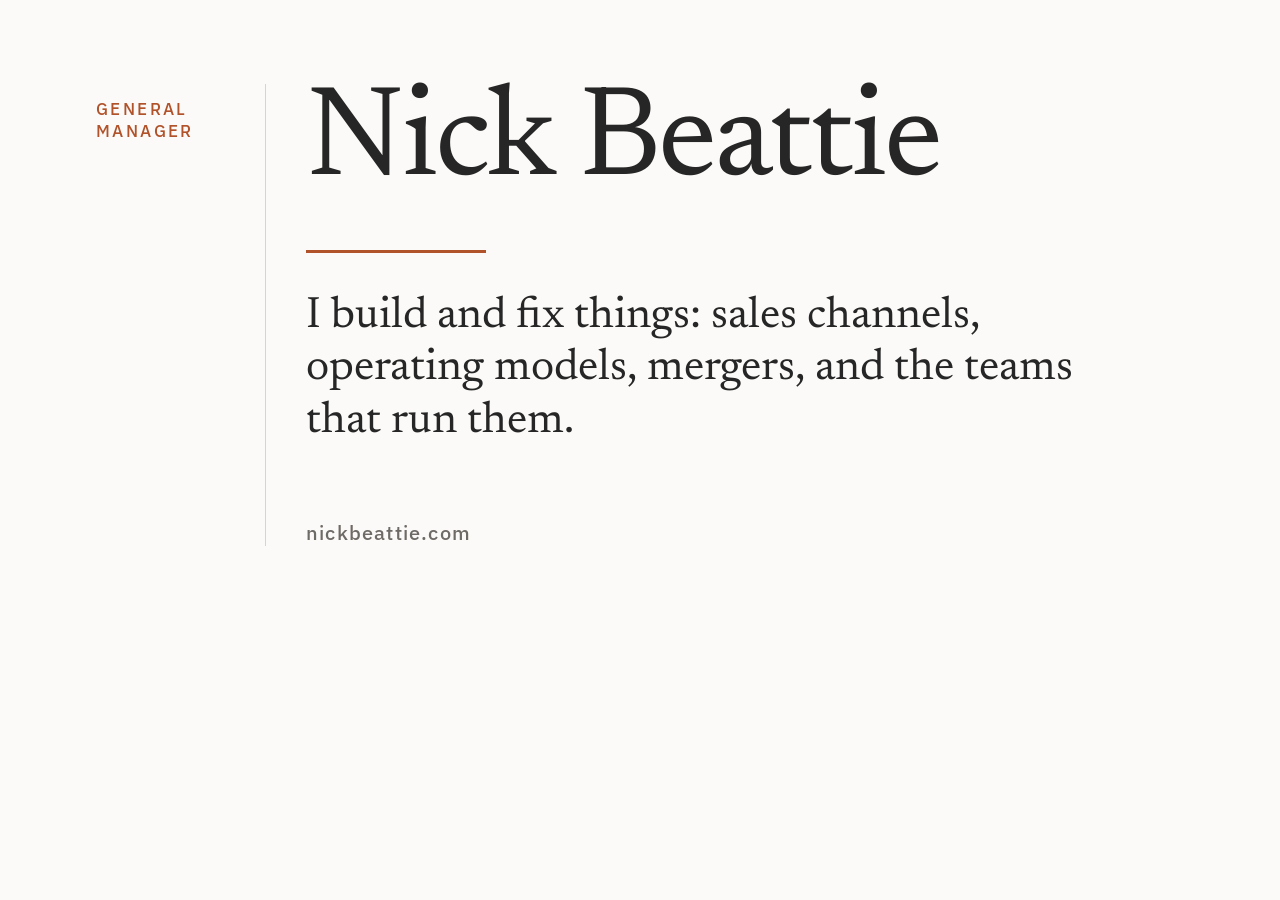
<file: tools/og-template.html>
<!doctype html>
<!-- Source for assets/img/og-image.png (1200x630). Regenerate with: node tools/render-og.mjs -->
<html lang="en">
<head>
<meta charset="utf-8">
<title>OG image template</title>
<style>
  @font-face { font-family: "Newsreader"; src: url("../assets/fonts/newsreader-latin-wght-normal.woff2") format("woff2"); font-weight: 200 800; }
  @font-face { font-family: "Newsreader"; src: url("../assets/fonts/newsreader-latin-wght-italic.woff2") format("woff2"); font-weight: 200 800; font-style: italic; }
  @font-face { font-family: "IBM Plex Sans"; src: url("../assets/fonts/ibm-plex-sans-latin-500-normal.woff2") format("woff2"); font-weight: 500; }
  html, body { margin: 0; }
  body { width: 1200px; height: 630px; background: #FBFAF8; color: #262626; font-family: "IBM Plex Sans", sans-serif; }
  .card { box-sizing: border-box; width: 1200px; height: 630px; padding: 84px 96px; display: grid; grid-template-columns: 170px 1fr; column-gap: 40px; position: relative; }
  .gutter { border-right: 1px solid #D9D3CB; }
  .label { font-size: 17px; font-weight: 500; letter-spacing: .14em; text-transform: uppercase; color: #B0522A; margin: 14px 0 0; }
  h1 { font-family: "Newsreader", Georgia, serif; font-weight: 400; font-size: 128px; line-height: .95; letter-spacing: -.025em; margin: 0; }
  .rule { width: 180px; height: 3px; background: #B0522A; margin: 44px 0 38px; }
  p.lede { font-family: "Newsreader", Georgia, serif; font-size: 44px; line-height: 1.2; margin: 0; max-width: 18em; }
  .url { position: absolute; left: 306px; bottom: 64px; font-size: 20px; letter-spacing: .06em; color: #6E6A66; }
</style>
</head>
<body>
  <div class="card">
    <div class="gutter"><p class="label">General<br>Manager</p></div>
    <div>
      <h1>Nick Beattie</h1>
      <div class="rule"></div>
      <p class="lede">I build and fix things: sales channels, operating models, mergers, and the teams that run them.</p>
    </div>
    <p class="url">nickbeattie.com</p>
  </div>
</body>
</html>
</file>
<file: styles.css>
/* ==========================================================================
   nickbeattie.com
   1. Fonts   2. Tokens & themes   3. Base   4. Layout   5. Type
   6. Nav     7. Hero   8. Metrics & logos   9. Case studies   10. Frames & diagrams
   11. Build  12. Timeline   13. Writing   14. Capabilities   15. Contact
   16. Footer 17. Motion   18. [TBC] helpers   19. Reduced motion
   ========================================================================== */

/* 1. Fonts ---------------------------------------------------------------- */
@font-face {
  font-family: "Newsreader";
  src: url("assets/fonts/newsreader-latin-wght-normal.woff2") format("woff2");
  font-weight: 200 800; font-style: normal; font-display: swap;
}
@font-face {
  font-family: "Newsreader";
  src: url("assets/fonts/newsreader-latin-wght-italic.woff2") format("woff2");
  font-weight: 200 800; font-style: italic; font-display: swap;
}
@font-face {
  font-family: "IBM Plex Sans";
  src: url("assets/fonts/ibm-plex-sans-latin-400-normal.woff2") format("woff2");
  font-weight: 400; font-style: normal; font-display: swap;
}
@font-face {
  font-family: "IBM Plex Sans";
  src: url("assets/fonts/ibm-plex-sans-latin-500-normal.woff2") format("woff2");
  font-weight: 500; font-style: normal; font-display: swap;
}
@font-face {
  font-family: "IBM Plex Sans";
  src: url("assets/fonts/ibm-plex-sans-latin-600-normal.woff2") format("woff2");
  font-weight: 600; font-style: normal; font-display: swap;
}

/* 2. Tokens & themes ------------------------------------------------------ */
:root {
  --ink: #262626;
  --ink-soft: #6E6A66;
  --paper: #FBFAF8;
  --paper-2: #F3F0EC;
  --rule: #D9D3CB;
  --rule-strong: #BDB5AB;
  --copper: #B0522A;
  --copper-tint: #F4E7E0;
  --on-copper: #FFFFFF;
  --screen: #FFFFFF;
  --frame: #2B2927;
  --frame-2: #D6D1CA;
  --frame-edge: transparent;
  --tbc-bg: #FFF1A8;
  --tbc-ink: #262626;

  --serif: "Newsreader", Georgia, "Times New Roman", serif;
  --sans: "IBM Plex Sans", system-ui, -apple-system, "Segoe UI", Roboto, Arial, sans-serif;

  --fs-hero: clamp(3.5rem, 2.1rem + 5.2vw, 6rem);       /* 56–96px */
  --fs-title: clamp(2rem, 1.55rem + 1.6vw, 3rem);       /* 32–48px */
  --fs-body: clamp(1.0625rem, 1rem + 0.2vw, 1.1875rem); /* 17–19px */
  --fs-label: 0.8125rem;                                /* 13px */
  --fs-small: 0.9375rem;

  --pad: clamp(16px, 4.5vw, 56px);
  --gap: clamp(16px, 2vw, 32px);
  --max: 1360px;
  --section-y: clamp(80px, 11vw, 168px);
  --header-h: 64px;

  --ease-out: cubic-bezier(0.22, 0.8, 0.24, 1);
  --dur: 0.6s;

  color-scheme: light;
}

@media (prefers-color-scheme: dark) {
  :root:not([data-theme="light"]) {
    --ink: #EDEAE6;
    --ink-soft: #A8A29C;
    --paper: #161514;
    --paper-2: #1E1C1B;
    --rule: #34312E;
    --rule-strong: #4A4642;
    --copper: #D9744A;
    --copper-tint: #2B1D16;
    --on-copper: #161514;
    --screen: #1E1C1B;
    --frame: #0B0A0A;
    --frame-2: #2A2725;
    --frame-edge: #3A3633;
    color-scheme: dark;
  }
}
:root[data-theme="dark"] {
  --ink: #EDEAE6;
  --ink-soft: #A8A29C;
  --paper: #161514;
  --paper-2: #1E1C1B;
  --rule: #34312E;
  --rule-strong: #4A4642;
  --copper: #D9744A;
  --copper-tint: #2B1D16;
  --on-copper: #161514;
  --screen: #1E1C1B;
  --frame: #0B0A0A;
  --frame-2: #2A2725;
  --frame-edge: #3A3633;
  color-scheme: dark;
}

/* 3. Base ----------------------------------------------------------------- */
*, *::before, *::after { box-sizing: border-box; }
[hidden] { display: none !important; }
html {
  -webkit-text-size-adjust: 100%;
  text-size-adjust: 100%;
  scroll-padding-top: calc(var(--header-h) + 16px);
}
@media (prefers-reduced-motion: no-preference) { html { scroll-behavior: smooth; } }
body {
  margin: 0;
  background: var(--paper);
  color: var(--ink);
  font-family: var(--sans);
  font-size: var(--fs-body);
  line-height: 1.6;
  font-kerning: normal;
  -webkit-font-smoothing: antialiased;
  -moz-osx-font-smoothing: grayscale;
  overflow-x: hidden;
}
@supports (overflow-x: clip) { body { overflow-x: clip; } }
img, svg, video { display: block; max-width: 100%; }
img, video { height: auto; }
p, ul, ol, dl, dd, figure, h1, h2, h3 { margin: 0; }
ul[role="list"], ol[role="list"] { list-style: none; padding: 0; }
a { color: inherit; }
button, input, textarea { font: inherit; color: inherit; }
::selection { background: var(--copper); color: var(--on-copper); }

:focus-visible {
  outline: 2px solid var(--copper);
  outline-offset: 3px;
  border-radius: 2px;
}
main:focus { outline: none; }

.skip-link {
  position: absolute; left: 16px; top: -100px; z-index: 100;
  background: var(--ink); color: var(--paper);
  padding: 10px 16px; text-decoration: none; font-weight: 500;
}
.skip-link:focus { top: 12px; }

.visually-hidden {
  position: absolute !important; width: 1px; height: 1px; padding: 0; margin: -1px;
  overflow: hidden; clip: rect(0 0 0 0); white-space: nowrap; border: 0;
}

/* 4. Layout --------------------------------------------------------------- */
.wrap { width: 100%; max-width: var(--max); margin-inline: auto; padding-inline: var(--pad); }
.grid { display: grid; grid-template-columns: minmax(0, 1fr); column-gap: var(--gap); }
.section { padding-block: var(--section-y) 0; }
.section > .wrap:first-child { border-top: 1px solid var(--rule); padding-top: clamp(24px, 3vw, 40px); }
.gutter { margin-bottom: 20px; }
.section-head { margin-bottom: clamp(32px, 5vw, 72px); }

@media (min-width: 1024px) {
  .grid { grid-template-columns: repeat(12, minmax(0, 1fr)); }
  .gutter { grid-column: 1 / 3; margin-bottom: 0; }
  .gutter > :first-child { position: sticky; top: calc(var(--header-h) + 24px); }
  .body { grid-column: 3 / -1; }
}

/* 5. Type ----------------------------------------------------------------- */
.label {
  font-family: var(--sans);
  font-size: var(--fs-label);
  font-weight: 500;
  line-height: 1.35;
  letter-spacing: 0.14em;
  text-transform: uppercase;
  color: var(--copper);
  margin-bottom: 14px;
}
.label--soft { color: var(--ink-soft); }
.section-title {
  font-family: var(--serif);
  font-weight: 400;
  font-size: var(--fs-title);
  line-height: 1.08;
  letter-spacing: -0.012em;
  text-wrap: balance;
  max-width: 22ch;
}
.section-title--small { font-size: clamp(1.5rem, 1.3rem + 0.8vw, 2rem); margin-bottom: 20px; }
.section-intro { margin-top: 16px; color: var(--ink-soft); max-width: 56ch; }
p, dd, .role__highlights li { max-width: 68ch; }

.link {
  color: var(--copper);
  text-decoration: none;
  font-weight: 500;
  background: linear-gradient(currentColor, currentColor) 0 100% / 0 1px no-repeat;
  transition: background-size 0.3s var(--ease-out);
  padding-bottom: 2px;
}
.link:hover, .link:focus-visible { background-size: 100% 1px; }

.btn {
  display: inline-flex; align-items: center; justify-content: center; gap: 10px;
  min-height: 48px;
  padding: 12px 22px;
  border: 1px solid var(--copper);
  border-radius: 2px;
  background: var(--copper);
  color: var(--on-copper);
  font-family: var(--sans);
  font-size: 1rem;
  font-weight: 500;
  letter-spacing: 0.01em;
  text-decoration: none;
  cursor: pointer;
  transition: transform 0.2s var(--ease-out), background-color 0.2s, color 0.2s, border-color 0.2s;
}
.btn:hover, .btn:focus-visible { transform: translateY(-2px); }
.btn--ghost { background: transparent; color: var(--ink); border-color: var(--rule-strong); }
.btn--ghost:hover, .btn--ghost:focus-visible { border-color: var(--copper); color: var(--copper); }
.btn--small { min-height: 36px; padding: 6px 14px; font-size: 0.875rem; }

/* 6. Nav ------------------------------------------------------------------ */
.site-header {
  position: sticky; top: 0; z-index: 50;
  background: var(--paper);
  border-bottom: 1px solid transparent;
  transition: transform 0.35s var(--ease-out), border-color 0.2s;
}
.site-header.is-scrolled { border-bottom-color: var(--rule); }
.site-header.is-hidden { transform: translateY(-100%); }
.nav { display: flex; align-items: center; gap: 16px; min-height: var(--header-h); }
.wordmark {
  font-family: var(--serif); font-size: 1.3125rem; font-weight: 500;
  letter-spacing: -0.01em; text-decoration: none; margin-right: auto; white-space: nowrap;
}
.nav__links { list-style: none; margin: 0; padding: 0; display: flex; gap: 4px; }
.nav__links a {
  display: block; padding: 8px 12px;
  font-size: 0.9375rem; text-decoration: none; color: var(--ink-soft);
  background: linear-gradient(var(--copper), var(--copper)) 12px calc(100% - 4px) / 0 1px no-repeat;
  transition: color 0.2s, background-size 0.3s var(--ease-out);
}
.nav__links a:hover, .nav__links a:focus-visible, .nav__links a.is-active {
  color: var(--ink); background-size: calc(100% - 24px) 1px;
}
.nav__links a.is-active { color: var(--copper); }
.nav__links-resume { display: none; }
.nav__tools { display: flex; align-items: center; gap: 8px; }
.theme-toggle, .nav__menu {
  display: inline-flex; align-items: center; justify-content: center;
  min-width: 40px; min-height: 40px; padding: 0 8px;
  background: transparent; border: 1px solid transparent; border-radius: 2px;
  color: var(--ink); cursor: pointer;
}
.theme-toggle:hover, .nav__menu:hover { border-color: var(--rule); }
.icon { width: 20px; height: 20px; fill: none; stroke: currentColor; stroke-width: 1.5; stroke-linecap: round; stroke-linejoin: round; }
.icon--sun { display: none; }
:root[data-theme="dark"] .icon--sun { display: block; }
:root[data-theme="dark"] .icon--moon { display: none; }
@media (prefers-color-scheme: dark) {
  :root:not([data-theme="light"]) .icon--sun { display: block; }
  :root:not([data-theme="light"]) .icon--moon { display: none; }
}
.nav__menu { display: none; font-size: 0.9375rem; font-weight: 500; padding: 0 12px; border-color: var(--rule); }

@media (max-width: 859px) {
  .js .nav__menu { display: inline-flex; }
  .js .nav__links {
    position: absolute; left: 0; right: 0; top: 100%;
    flex-direction: column; gap: 0;
    padding: 8px var(--pad) 24px;
    background: var(--paper);
    border-bottom: 1px solid var(--rule);
    display: none;
  }
  .js .nav__links.is-open { display: flex; }
  .js .nav__links a { font-family: var(--serif); font-size: 1.625rem; color: var(--ink); padding: 10px 0; background: none; }
  .js .nav__links a.is-active { color: var(--copper); }
  .js .nav__links-resume { display: block; }
}
@media (max-width: 859px) { :root:not(.js) .nav { flex-wrap: wrap; } :root:not(.js) .nav__links { flex-wrap: wrap; order: 3; width: 100%; } }
@media (max-width: 459px) { .nav__resume { display: none; } }

/* 7. Hero ----------------------------------------------------------------- */
.hero {
  padding-top: clamp(24px, 5vw, 72px);
  padding-bottom: clamp(56px, 8vw, 120px);
  align-items: end;
}
.hero__portrait { width: 60vw; max-width: 340px; margin-bottom: 32px; }
.portrait {
  position: relative; aspect-ratio: 4 / 5; overflow: hidden;
  border-radius: 4px; background: var(--copper-tint);
}
.portrait img, .portrait picture { width: 100%; height: 100%; object-fit: cover; }
.portrait__placeholder {
  position: absolute; inset: 0; display: grid; place-items: center;
  font-family: var(--serif); font-size: clamp(4rem, 3rem + 6vw, 8rem); font-weight: 400;
  color: var(--copper); letter-spacing: -0.02em;
}
.portrait.has-photo .portrait__placeholder { display: none; }
.hero__portrait::after {
  content: ""; display: block; height: 1px; background: var(--copper); margin-top: 16px; width: 40%;
}
.hero__name {
  font-family: var(--serif);
  font-weight: 400;
  font-size: var(--fs-hero);
  line-height: 0.98;
  letter-spacing: -0.025em;
  font-variation-settings: "opsz" 72;
}
.hero__lede {
  margin-top: clamp(20px, 2.5vw, 32px);
  font-family: var(--serif);
  font-size: clamp(1.375rem, 1.1rem + 1vw, 2rem);
  line-height: 1.25;
  letter-spacing: -0.005em;
  max-width: 26ch;
  text-wrap: balance;
}
.hero__sub { margin-top: 20px; color: var(--ink-soft); max-width: 44ch; }
.hero__actions { display: flex; flex-wrap: wrap; gap: 12px; margin-top: clamp(28px, 3vw, 40px); }

@media (min-width: 1024px) {
  .hero { padding-top: clamp(48px, 6vw, 96px); align-items: center; }
  .hero__text {
    grid-column: 1 / 8; grid-row: 1;
    display: grid; grid-template-columns: subgrid; align-content: center;
  }
  .hero__text > * { grid-column: 3 / -1; }
  .hero__text > .hero__label { grid-column: 1 / 3; grid-row: 1; align-self: start; margin: 0; padding-top: 0.9rem; }
  .hero__name { grid-row: 1; white-space: nowrap; font-size: min(var(--fs-hero), 6.3vw); }
  .hero__portrait {
    grid-column: 8 / -1; grid-row: 1;
    width: auto; max-width: none; margin: 0 calc(var(--pad) * -0.5) 0 0;
  }
  .portrait { border-radius: 2px; }
  .hero__portrait::after { width: 100%; }
}

/* 8. Metrics & logos ------------------------------------------------------ */
.metrics {
  display: grid; grid-template-columns: repeat(2, minmax(0, 1fr));
  column-gap: var(--gap); row-gap: 32px;
}
.metric { border-top: 1px solid var(--rule); padding-top: 18px; }
.metric:last-child { grid-column: 1 / -1; }
.metric__num {
  font-family: var(--serif);
  font-weight: 400;
  font-size: clamp(2.5rem, 1.9rem + 2.2vw, 4rem);
  line-height: 1;
  letter-spacing: -0.02em;
  color: var(--copper);
  font-variant-numeric: tabular-nums lining-nums;
  white-space: nowrap;
}
.metric__arrow { margin-inline: 0.12em; font-size: 0.7em; vertical-align: 0.12em; }
.metric__cap { margin-top: 12px; font-size: var(--fs-small); line-height: 1.45; color: var(--ink-soft); max-width: 24ch; }
[data-count] { display: inline-block; }

@media (min-width: 1024px) {
  .metrics { grid-template-columns: repeat(5, minmax(0, 1fr)); }
  .metric__num { font-size: clamp(2.25rem, 0.6rem + 2.7vw, 3.5rem); }
  .metric:last-child { grid-column: auto; }
}

.worked { margin-top: clamp(48px, 6vw, 80px); display: flex; flex-wrap: wrap; align-items: baseline; column-gap: 32px; row-gap: 8px; }
.worked .label { margin: 0; }
.logos { display: flex; flex-wrap: wrap; align-items: center; column-gap: 28px; row-gap: 10px; }
.logo { display: flex; align-items: center; height: 28px; }
.logo__text {
  font-family: var(--sans); font-weight: 500; font-size: 0.9375rem;
  font-variant-caps: all-small-caps; letter-spacing: 0.1em; color: var(--ink-soft);
  font-size: 1.0625rem;
}
.logo img {
  height: 24px; width: auto; opacity: 0.75;
  filter: grayscale(1) brightness(0.55);
  transition: filter 0.3s, opacity 0.3s;
}
:root[data-theme="dark"] .logo img { filter: grayscale(1) brightness(0) invert(0.75); }
@media (prefers-color-scheme: dark) { :root:not([data-theme="light"]) .logo img { filter: grayscale(1) brightness(0) invert(0.75); } }
.logo:hover img { filter: none; opacity: 1; }

/* 9. Case studies --------------------------------------------------------- */
.work { padding-bottom: 0; }
.glance { padding-top: clamp(24px, 4vw, 56px); }
.chapter {
  padding-block: clamp(56px, 8vw, 120px);
  border-top: 1px solid var(--rule);
  row-gap: 0;
}
.chapter__gutter { display: flex; align-items: baseline; gap: 16px; }
.chapter__num {
  font-family: var(--serif); font-size: clamp(2rem, 1.6rem + 1.4vw, 3rem); line-height: 1;
  color: var(--copper); font-variant-numeric: lining-nums tabular-nums;
}
.chapter__years { font-size: var(--fs-small); color: var(--ink-soft); line-height: 1.4; font-variant-numeric: tabular-nums; }
.chapter__title {
  font-family: var(--serif); font-weight: 400;
  font-size: clamp(1.875rem, 1.5rem + 1.5vw, 2.75rem);
  line-height: 1.1; letter-spacing: -0.015em; text-wrap: balance;
}
.standfirst {
  margin-top: 14px;
  font-family: var(--serif); font-style: italic;
  font-size: clamp(1.25rem, 1.1rem + 0.5vw, 1.5rem); line-height: 1.35;
  color: var(--ink-soft);
}
.hero-num {
  margin-top: clamp(24px, 3vw, 36px);
  display: flex; flex-wrap: wrap; align-items: baseline; column-gap: 16px; row-gap: 4px;
  padding-bottom: clamp(20px, 2.5vw, 28px);
}
.hero-num__value {
  font-family: var(--serif); font-weight: 400;
  font-size: clamp(3.5rem, 2.4rem + 4vw, 6rem); line-height: 0.95; letter-spacing: -0.03em;
  color: var(--copper); font-variant-numeric: tabular-nums lining-nums; white-space: nowrap;
}
.hero-num__cap { font-size: var(--fs-label); font-weight: 500; letter-spacing: 0.14em; text-transform: uppercase; color: var(--ink-soft); }
.beats { border-top: 1px solid var(--rule); }
.beat { padding-block: 18px; border-bottom: 1px solid var(--rule); }
.beat dt {
  font-size: var(--fs-label); font-weight: 600; letter-spacing: 0.12em; text-transform: uppercase;
  color: var(--ink); margin-bottom: 6px;
}
.beat dd { margin: 0; }
.chapter__visual { margin-top: clamp(40px, 6vw, 64px); }

@media (min-width: 1024px) {
  .chapter__gutter { flex-direction: column; gap: 10px; align-self: start; position: sticky; top: calc(var(--header-h) + 24px); }
  .chapter__gutter > :first-child { position: static; }
  .chapter__text { grid-column: 3 / 8; grid-row: 1; }
  .chapter__visual { grid-column: 8 / -1; grid-row: 1; margin-top: 0; align-self: center; }
  .chapter--flip .chapter__text { grid-column: 8 / -1; }
  .chapter--flip .chapter__visual { grid-column: 3 / 8; }
}

/* 10. Device frames & diagrams ------------------------------------------- */
.visual { position: relative; perspective: 1400px; }
.visual__layer { will-change: transform; }
.tilt { transform-origin: 50% 80%; }

.frame__screen { position: relative; overflow: hidden; background: var(--screen); }
.frame__screen > svg, .frame__screen > picture, .frame__screen > img, .frame__screen > video {
  width: 100%; height: 100%; object-fit: cover; object-position: top center;
}
.frame__screen img { width: 100%; height: 100%; object-fit: cover; object-position: top center; }

/* Browser */
.frame--browser {
  border: 1px solid var(--rule); border-radius: 8px; overflow: hidden;
  background: var(--screen);
  box-shadow: 0 1px 0 var(--rule), 0 24px 48px -32px rgba(38, 30, 24, 0.35);
}
.frame--browser .frame__screen { aspect-ratio: 16 / 10; }
.frame__bar {
  display: flex; align-items: center; gap: 14px;
  height: 32px; padding-inline: 12px;
  background: var(--paper-2); border-bottom: 1px solid var(--rule);
}
.frame__dots { display: flex; gap: 6px; }
.frame__dots i { width: 8px; height: 8px; border-radius: 50%; background: var(--rule-strong); }
.frame__dots i:first-child { background: var(--copper); opacity: 0.7; }
.frame__url {
  flex: 1; max-width: 260px; margin-inline: auto;
  padding: 3px 12px; border-radius: 4px; background: var(--paper);
  font-size: 11px; line-height: 1.4; color: var(--ink-soft); text-align: center;
  white-space: nowrap; overflow: hidden; text-overflow: ellipsis; letter-spacing: 0.02em;
}

/* Laptop */
.frame--laptop { padding-inline: 5%; }
.frame__lid {
  padding: 2.2% 2.2% 3%;
  background: var(--frame); border: 1px solid var(--frame-edge);
  border-radius: 14px 14px 0 0;
}
.frame--laptop .frame__screen { aspect-ratio: 16 / 10; border-radius: 2px; }
.frame__base {
  position: relative; height: 14px; margin-inline: -7%;
  background: var(--frame-2); border: 1px solid var(--frame-edge);
  border-radius: 0 0 14px 14px;
  box-shadow: 0 24px 40px -28px rgba(38, 30, 24, 0.45);
}
.frame__base::before {
  content: ""; position: absolute; left: 50%; top: 0; transform: translateX(-50%);
  width: 16%; height: 5px; border-radius: 0 0 6px 6px; background: rgba(0, 0, 0, 0.18);
}

/* Phone */
.frame--phone {
  width: 100%; max-width: 260px; margin-inline: auto;
  padding: 9px; background: var(--frame); border: 1px solid var(--frame-edge);
  border-radius: 38px;
  box-shadow: 0 30px 50px -30px rgba(38, 30, 24, 0.5);
}
.frame--phone .frame__screen { aspect-ratio: 9 / 19.5; border-radius: 30px; }

/* Duo composition: browser behind, phone in front */
.visual--duo { padding-bottom: 12%; padding-right: 10%; }
.visual--duo .visual__layer--front {
  position: absolute; right: 0; bottom: 0; width: 30%; min-width: 108px;
}
.visual--duo .frame--phone { padding: 6px; border-radius: 26px; }
.visual--duo .frame--phone .frame__screen { border-radius: 21px; }
.visual--phone .frame--phone { max-width: 240px; }

/* Diagram palette (inline SVG uses the live theme tokens) */
.diagram { font-family: var(--sans); }
.d-bg { fill: var(--screen); }
.d-ink { fill: var(--ink); }
.d-soft-fill { fill: var(--ink-soft); opacity: 0.55; }
.d-rule-fill { fill: var(--rule); }
.d-copper { fill: var(--copper); }
.d-tint { fill: var(--copper-tint); }
.d-tint-soft { fill: var(--copper); fill-opacity: 0.06; }
.d-stroke { stroke: var(--rule-strong); stroke-width: 1.5; }
.d-stroke-copper { stroke: var(--copper); stroke-width: 2; fill: none; }
circle.d-stroke-copper.d-tint-soft, circle.d-tint-soft.d-stroke { fill: var(--copper); fill-opacity: 0.07; }
rect.d-tint.d-stroke-copper { fill: var(--copper-tint); stroke-width: 1; }
rect.d-bg.d-stroke, circle.d-bg.d-stroke, circle.d-bg.d-stroke-copper { fill: var(--screen); }
.d-label { fill: var(--ink); font-size: 13px; font-weight: 500; }
.d-label--strong { font-weight: 600; }
.d-small { fill: var(--ink-soft); font-size: 12px; }
.d-tiny { fill: var(--ink-soft); font-size: 10px; }
.d-num { font-size: 13px; font-weight: 600; }
.d-on-copper { fill: var(--on-copper); }
text.d-copper { fill: var(--copper); }
.d-land { fill: var(--paper-2); stroke: var(--rule-strong); stroke-width: 1; stroke-linejoin: round; }
.d-link { fill: none; stroke: var(--copper); stroke-width: 2.5; stroke-linecap: round; }
.d-nodes circle { fill: var(--screen); stroke: var(--copper); stroke-width: 2; }
.d-ring-track { fill: none; stroke: var(--rule); stroke-width: 12; }
.d-ring {
  fill: none; stroke: var(--copper); stroke-width: 12; stroke-linecap: round;
  stroke-dasharray: 301.6 377;
}
.d-ring-num { fill: var(--copper); font-family: var(--serif); font-size: 38px; font-variant-numeric: tabular-nums; }

/* 11. Build --------------------------------------------------------------- */
.build__copy { margin-top: 20px; }
.tags { display: flex; flex-wrap: wrap; gap: 8px; margin-top: 28px; }
.tags li {
  font-size: 0.8125rem; font-weight: 500; letter-spacing: 0.04em;
  padding: 5px 12px; border: 1px solid var(--rule-strong); border-radius: 999px; color: var(--ink-soft);
}
.build__visual { margin-top: clamp(40px, 6vw, 64px); }
@media (min-width: 1024px) {
  .build__text { grid-column: 3 / 7; align-self: center; }
  .build__visual { grid-column: 7 / -1; margin-top: 0; }
}

/* 12. Career timeline ----------------------------------------------------- */
ol.timeline {
  --line-x: 7px;
  --progress: 0;
  position: relative; margin: 0; padding: 0 0 0 36px; list-style: none;
}
.timeline::before, .timeline::after {
  content: ""; position: absolute; top: 10px; bottom: 10px; left: var(--line-x); width: 1px;
  background: var(--rule);
}
.timeline::after {
  width: 2px; margin-left: -0.5px; background: var(--copper);
  transform-origin: top; transform: scaleY(var(--progress));
}
.role { position: relative; padding-bottom: clamp(28px, 4vw, 44px); }
.role::before {
  content: ""; position: absolute; z-index: 1;
  left: calc(var(--line-x) - 36px - 4px); top: 0.72em;
  width: 9px; height: 9px; border-radius: 50%;
  background: var(--paper); border: 1.5px solid var(--rule-strong);
  transition: border-color 0.3s, background-color 0.3s;
}
.role.is-past::before, .role.is-current::before { border-color: var(--copper); background: var(--copper); }
.role__year {
  font-family: var(--serif); font-size: clamp(1.5rem, 1.3rem + 0.8vw, 2rem); line-height: 1.1;
  color: var(--copper); font-variant-numeric: lining-nums tabular-nums;
  transition: font-weight 0.2s, opacity 0.3s;
  font-weight: 400; opacity: 0.8;
}
.role.is-current .role__year { font-weight: 700; opacity: 1; }
.role__body { margin-top: 6px; }
.role__body summary { list-style: none; cursor: pointer; display: block; border-radius: 2px; }
.role__body summary::-webkit-details-marker { display: none; }
.role__title { display: block; font-family: var(--serif); font-size: clamp(1.25rem, 1.1rem + 0.5vw, 1.5rem); line-height: 1.25; }
.role__meta { display: block; margin-top: 2px; font-size: var(--fs-small); color: var(--ink-soft); }
.role__line { display: block; margin-top: 8px; max-width: 62ch; }
.role__toggle {
  display: inline-flex; align-items: center; gap: 8px; margin-top: 10px;
  font-size: var(--fs-label); font-weight: 500; letter-spacing: 0.12em; text-transform: uppercase; color: var(--copper);
}
.role__toggle::before {
  content: "+"; display: inline-grid; place-items: center; width: 18px; height: 18px;
  border: 1px solid currentColor; border-radius: 50%; font-size: 14px; line-height: 1; letter-spacing: 0;
  transition: transform 0.3s var(--ease-out);
}
details[open] .role__toggle::before { content: "−"; }
.role__body summary:hover .role__title { color: var(--copper); }
.role__highlights { margin: 14px 0 0; padding: 0; list-style: none; border-left: 1px solid var(--rule); }
.role__highlights li { position: relative; padding: 4px 0 4px 18px; }
.role__highlights li::before { content: ""; position: absolute; left: -1px; top: 0.95em; width: 10px; height: 1px; background: var(--copper); }

@media (min-width: 1024px) {
  ol.timeline {
    display: block; padding-left: 0;
    --line-x: calc((100% - 11 * var(--gap)) / 6 + var(--gap) * 1.5);
  }
  .role {
    display: grid; grid-template-columns: repeat(12, minmax(0, 1fr)); column-gap: var(--gap);
  }
  .role::before { left: calc(var(--line-x) - 4px); }
  .role__year { grid-column: 1 / 3; text-align: left; }
  .role__body { grid-column: 3 / 11; margin-top: 0; padding-left: calc(var(--gap)); }
}

/* 13. Writing ------------------------------------------------------------- */
.cards { display: grid; gap: var(--gap); margin-top: clamp(28px, 4vw, 48px); grid-template-columns: minmax(0, 1fr); }
@media (min-width: 760px) { .cards { grid-template-columns: repeat(3, minmax(0, 1fr)); } }
.card {
  display: flex; flex-direction: column; gap: 12px;
  padding: clamp(20px, 2.4vw, 28px);
  border: 1px solid var(--rule); border-radius: 3px; background: var(--paper);
  transition: transform 0.25s var(--ease-out), border-color 0.25s;
}
.card:hover, .card:focus-within { transform: translateY(-2px); border-color: var(--rule-strong); }
.card__date { font-size: var(--fs-label); letter-spacing: 0.12em; text-transform: uppercase; color: var(--ink-soft); font-variant-numeric: tabular-nums; }
.card__title { font-family: var(--serif); font-weight: 400; font-size: clamp(1.25rem, 1.15rem + 0.4vw, 1.5rem); line-height: 1.2; }
.card__summary { color: var(--ink-soft); font-size: var(--fs-small); }
.card__actions { margin-top: auto; padding-top: 8px; display: flex; flex-wrap: wrap; gap: 16px; align-items: center; }
.card__show {
  background: none; border: 0; padding: 0; cursor: pointer;
  font-size: var(--fs-small); font-weight: 500; color: var(--ink-soft);
  text-decoration: underline; text-decoration-color: var(--rule-strong); text-underline-offset: 3px;
}
.card__show:hover { color: var(--copper); text-decoration-color: currentColor; }
.card__embed iframe { width: 100%; height: 540px; border: 1px solid var(--rule); border-radius: 3px; background: #fff; }
.noscript-note { grid-column: 1 / -1; }

/* 14. Capabilities -------------------------------------------------------- */
.inline-list { display: flex; flex-wrap: wrap; row-gap: 6px; max-width: 72ch; }
.inline-list li { max-width: none; }
.inline-list li:not(:last-child)::after { content: "·"; color: var(--copper); margin-inline: 0.6em; }
.edu li + li { margin-top: 14px; }
.edu__degree { display: block; font-family: var(--serif); font-size: 1.1875rem; line-height: 1.3; }
.edu__detail { display: block; font-size: var(--fs-small); color: var(--ink-soft); }
.cap__edu { margin-top: 48px; }
@media (min-width: 1024px) {
  .cap__main { grid-column: 3 / 9; }
  .cap__edu { grid-column: 9 / -1; margin-top: 0; }
}

/* 15. Contact ------------------------------------------------------------- */
.contact { padding-bottom: var(--section-y); }
.contact__title { font-size: clamp(2.5rem, 1.8rem + 2.8vw, 4.25rem); }
.contact__sub { margin-top: 16px; color: var(--ink-soft); max-width: 36ch; }
.contact__links { margin-top: 28px; display: flex; flex-direction: column; gap: 10px; }
.contact__form-wrap { margin-top: 40px; }
@media (min-width: 1024px) {
  .contact__intro { grid-column: 3 / 7; }
  .contact__form-wrap { grid-column: 7 / -1; margin-top: 0; }
}
.form { display: grid; gap: 22px; }
.field label { display: block; font-size: 0.9375rem; font-weight: 500; margin-bottom: 6px; }
.field__opt { font-weight: 400; color: var(--ink-soft); }
.field input, .field textarea {
  width: 100%; padding: 12px 14px;
  background: var(--paper); border: 1px solid var(--ink-soft); border-radius: 2px;
  font-size: 1rem; line-height: 1.5;
  transition: border-color 0.2s, box-shadow 0.2s;
}
.field textarea { resize: vertical; min-height: 150px; }
.field input:hover, .field textarea:hover { border-color: var(--ink); }
.field input:focus-visible, .field textarea:focus-visible {
  outline: none; border-color: var(--copper); box-shadow: 0 0 0 1px var(--copper);
}
.field [aria-invalid="true"] { border-color: var(--copper); box-shadow: inset 3px 0 0 var(--copper); }
.field__error { margin-top: 6px; font-size: 0.875rem; color: var(--copper); font-weight: 500; }
.field__error:empty { display: none; }
.hp { position: absolute; left: -9999px; width: 1px; height: 1px; overflow: hidden; }
.form__foot { display: flex; flex-wrap: wrap; align-items: center; gap: 16px; }
.form__status { font-size: 0.9375rem; }
.form__status.is-error { color: var(--copper); font-weight: 500; }
.spinner {
  display: none; width: 16px; height: 16px; border-radius: 50%;
  border: 2px solid currentColor; border-right-color: transparent;
  animation: spin 0.7s linear infinite;
}
.form__submit.is-loading { cursor: progress; }
.form__submit.is-loading .spinner { display: inline-block; }
@keyframes spin { to { transform: rotate(360deg); } }
.form-done { padding: 28px 0; border-top: 1px solid var(--copper); }
.form-done:focus { outline: none; }
.form-done__title { font-family: var(--serif); font-size: clamp(1.5rem, 1.3rem + 0.8vw, 2rem); margin-bottom: 8px; }

/* 16. Footer -------------------------------------------------------------- */
.site-footer { font-size: 0.875rem; color: var(--ink-soft); }
.footer__inner {
  display: flex; flex-wrap: wrap; align-items: center; justify-content: space-between; gap: 12px 32px;
  padding-block: 28px 40px; border-top: 1px solid var(--rule);
}
.footer__links { display: flex; gap: 24px; }

/* 17. Motion -------------------------------------------------------------- */
@keyframes rise { from { opacity: 0; transform: translateY(12px); } to { opacity: 1; transform: none; } }
@keyframes reveal { from { opacity: 0; transform: translateY(20px); } to { opacity: 1; transform: none; } }
@keyframes colourise { from { filter: grayscale(1); } to { filter: grayscale(0); } }

/* Hero load sequence: first visit in a session only. Total under 1.2s. */
.js:not(.seen) .hero [data-seq] {
  animation: rise 0.55s var(--ease-out) both;
  animation-delay: calc(var(--seq, 0) * 140ms);
}
.js:not(.seen) .portrait img { animation: colourise 1.1s 0.1s var(--ease-out) both; }

/* Scroll reveals: IntersectionObserver fallback (JS adds .is-in) */
.js [data-reveal] {
  opacity: 0; transform: translateY(20px);
  transition: opacity var(--dur) var(--ease-out), transform var(--dur) var(--ease-out);
  transition-delay: calc(var(--i, 0) * 70ms);
}
.js [data-reveal].is-in { opacity: 1; transform: none; }

/* Native scroll-driven version where supported */
@supports (animation-timeline: view()) {
  .js [data-reveal] {
    opacity: 1; transform: none; transition: none;
    animation: reveal linear both;
    animation-timeline: view();
    animation-range: entry calc(var(--i, 0) * 6%) entry calc(55% + var(--i, 0) * 6%);
  }
}

/* Frames tilt in on entry */
.js .visual .tilt {
  transform: rotateX(9deg) rotateY(-7deg) translateY(18px);
  transition: transform 1.1s var(--ease-out);
}
.js .chapter--flip .visual .tilt { transform: rotateX(9deg) rotateY(7deg) translateY(18px); }
.js .visual.is-in .tilt { transform: none; }
.js .visual--duo .visual__layer--front .tilt { transition-delay: 0.12s; }

/* Diagram micro-animations (triggered once by .is-in on the figure) */
.js .d-draw { stroke-dasharray: 1; stroke-dashoffset: 1; transition: stroke-dashoffset 1.2s 0.2s var(--ease-out); }
.js .is-in .d-draw { stroke-dashoffset: 0; }
.js .d-step, .js .d-nodes circle, .js .d-level, .js .d-bars rect {
  opacity: 0; transition: opacity 0.5s var(--ease-out), transform 0.6s var(--ease-out);
  transition-delay: calc(0.25s + var(--d, 0) * 0.12s);
}
.js .d-bars rect { transform: scaleY(0.2); transform-box: fill-box; transform-origin: bottom; }
.js .is-in .d-step, .js .is-in .d-nodes circle, .js .is-in .d-level, .js .is-in .d-bars rect { opacity: 1; transform: none; }
.js .diagram--merge .m-left { transform: translateX(-34px); transition: transform 1.2s 0.2s var(--ease-out); }
.js .diagram--merge .m-right { transform: translateX(34px); transition: transform 1.2s 0.2s var(--ease-out); }
.js .diagram--merge .m-one { opacity: 0; transition: opacity 0.6s 1s; }
.js .is-in .diagram--merge .m-left, .js .is-in .diagram--merge .m-right { transform: none; }
.js .is-in .diagram--merge .m-one { opacity: 1; }
.js .d-ring { stroke-dasharray: 188.5 377; transition: stroke-dasharray 1.4s 0.3s var(--ease-out); }
.js .is-in .d-ring { stroke-dasharray: 301.6 377; }

/* View Transitions for timeline expand/collapse */
::view-transition-group(*) { animation-duration: 0.35s; animation-timing-function: var(--ease-out); }

/* 18. [TBC] helpers ------------------------------------------------------- */
.tbc {
  background: var(--tbc-bg); color: var(--tbc-ink);
  padding: 0.05em 0.3em; border-radius: 2px;
  box-decoration-break: clone; -webkit-box-decoration-break: clone;
  font-family: var(--sans); font-style: normal; font-size: 0.95em; font-weight: 500;
  letter-spacing: 0; text-transform: none;
}
.is-missing[data-resume] { outline: 2px dashed #D4A800; outline-offset: 2px; }
.tbc-off .tbc, .tbc-off .beat--tbc { display: none; }
.tbc-off .is-missing[data-resume] { display: none; }

/* 19. Reduced motion ------------------------------------------------------ */
@media (prefers-reduced-motion: reduce) {
  *, *::before, *::after {
    animation-duration: 0.001ms !important; animation-delay: 0s !important; animation-iteration-count: 1 !important;
    transition-duration: 0.001ms !important; transition-delay: 0s !important;
  }
  .js [data-reveal], .js .hero [data-seq] { opacity: 1 !important; transform: none !important; animation: none !important; }
  .js .visual .tilt, .visual__layer { transform: none !important; }
  .js .portrait img { animation: none !important; filter: none !important; }
  ::view-transition-group(*), ::view-transition-old(*), ::view-transition-new(*) { animation: none !important; }
}

@media print {
  .site-header, .contact__form-wrap, .theme-toggle { display: none; }
  .js [data-reveal] { opacity: 1 !important; transform: none !important; animation: none !important; }
}
</file>
